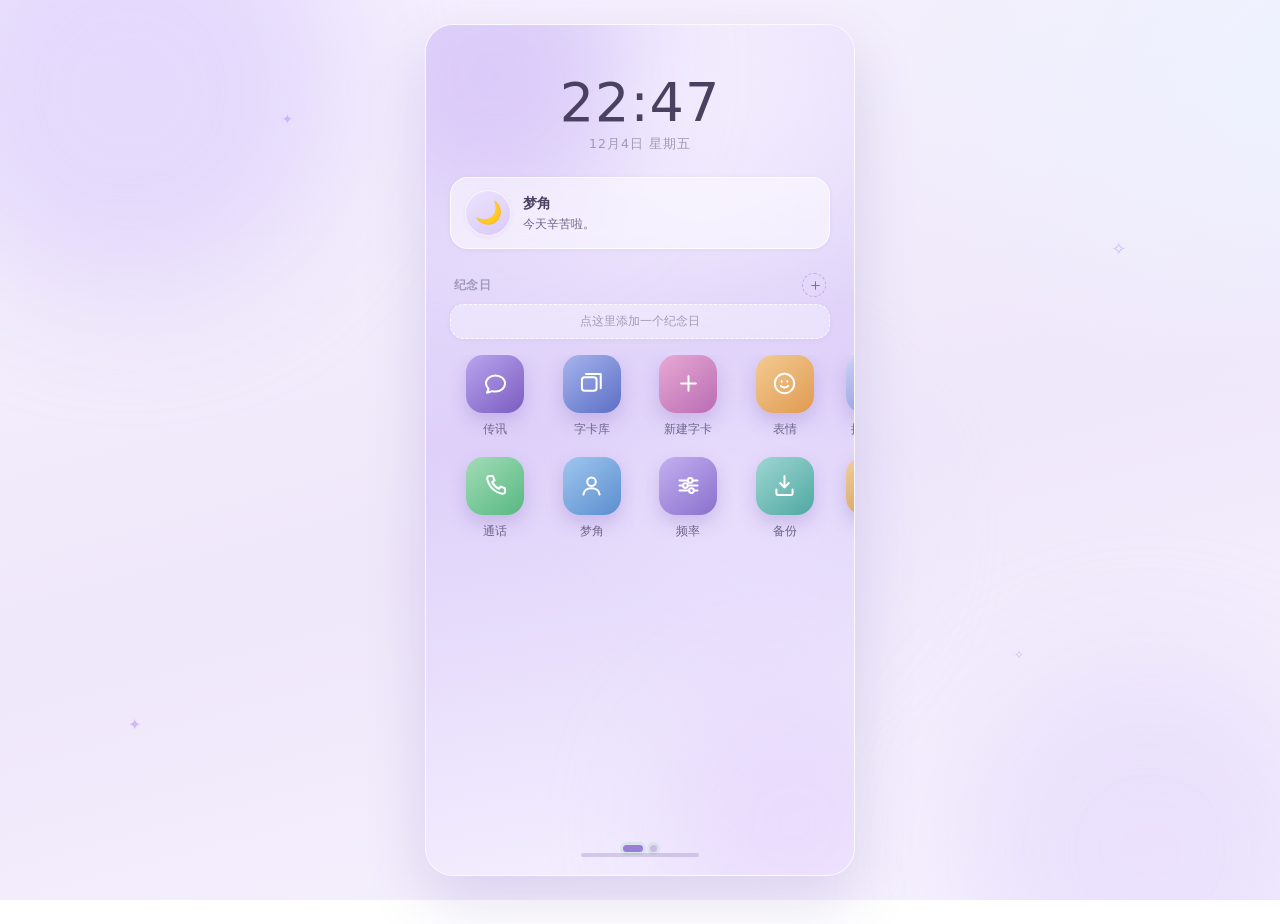
<file: index.html>
<!DOCTYPE html>
<html lang="zh-CN">
<head>
  <meta charset="UTF-8" />
  <meta name="viewport" content="width=device-width, initial-scale=1, viewport-fit=cover" />
  <meta name="theme-color" content="#f1eafb" />
  <meta name="mobile-web-app-capable" content="yes" />
  <meta name="apple-mobile-web-app-capable" content="yes" />
  <meta name="apple-mobile-web-app-status-bar-style" content="default" />
  <meta name="apple-mobile-web-app-title" content="字卡传讯" />
  <title>字卡传讯 · 与梦角对话</title>
  <meta name="description" content="一对一字卡传讯：写下想说的话，梦角会从你的字卡库中随机抽一张卡回应你。" />
  <link rel="icon" href="data:image/svg+xml,%3Csvg xmlns='http://www.w3.org/2000/svg' viewBox='0 0 100 100'%3E%3Ctext y='.9em' font-size='88'%3E%F0%9F%92%9C%3C/text%3E%3C/svg%3E" />
  <link rel="stylesheet" href="css/style.css" />
</head>
<body data-view="home">
  <!-- ==================== 主页（手机主屏样式） ==================== -->
  <div class="home" id="homeScreen">
    <div class="home-scene">
      <span class="home-blob hb1"></span>
      <span class="home-blob hb2"></span>
      <span class="home-blob hb3"></span>
      <div class="home-stars" id="homeStars"></div>

      <div class="home-top">
        <div class="home-clock" id="homeClock">00:00</div>
        <div class="home-date" id="homeDate">10月12日 星期一</div>
      </div>

      <div class="home-greet">
        <div class="avatar avatar-md" id="homeAvatar">🌙</div>
        <div class="home-greet-text">
          <div class="home-greet-name" id="homeName">梦角</div>
          <div class="home-greet-line" id="homeGreet">今天也来找我说话吧。</div>
        </div>
      </div>

      <div class="home-anni" id="homeAnni">
        <div class="anni-head">
          <span class="anni-head-title">纪念日</span>
          <span class="anni-head-more" id="anniMore"></span>
          <button class="anni-add" id="anniAddBtn" type="button" title="添加纪念日" aria-label="添加纪念日">
            <svg viewBox="0 0 24 24" aria-hidden="true"><path d="M12 5v14M5 12h14"/></svg>
          </button>
        </div>
        <div class="anni-lines" id="anniLines"></div>
      </div>

      <div class="home-pages" id="homePages"></div>

      <div class="home-editbar" id="homeEditBar" hidden>
        <span class="home-edit-tip">拖动排序 · 点 ✕ 收起</span>
        <button class="home-edit-btn" id="homeRestoreBtn" type="button">恢复隐藏</button>
        <button class="home-edit-btn primary" id="homeEditDone" type="button">完成</button>
      </div>

      <div class="home-foot">
        <div class="home-dots" id="homeDots"></div>
        <span class="home-home-bar"></span>
      </div>
    </div>
  </div>

  <!-- 背景装饰 -->
  <div class="backdrop" aria-hidden="true">
    <span class="blob b1"></span>
    <span class="blob b2"></span>
    <span class="blob b3"></span>
    <span class="twinkle t1">✦</span>
    <span class="twinkle t2">✧</span>
    <span class="twinkle t3">✦</span>
    <span class="twinkle t4">✧</span>
    <span class="twinkle t5">✦</span>
  </div>

  <!-- ==================== 页面：字卡库 ==================== -->
  <div class="sub-page" id="cardsPage">
    <div class="sp-scene">
      <header class="sp-head">
        <button class="icon-btn sp-back" type="button" data-back aria-label="返回主页" title="返回主页">
          <svg viewBox="0 0 24 24" aria-hidden="true"><path d="M14.5 5 8 12l6.5 7"/></svg>
        </button>
        <h1>字卡库</h1>
        <span class="sp-count count-badge" id="cardCount">0 张</span>
      </header>

      <div class="sp-body">
        <section class="profile" id="profileCard">
          <div class="avatar avatar-md" id="profileAvatar" title="双击拍拍梦角">🌙</div>
          <div class="profile-info">
            <div class="profile-name" id="profileName">梦角</div>
            <div class="profile-sign" id="profileSign">在梦的另一端等你</div>
          </div>
          <button class="icon-btn" id="editProfileBtn" type="button" aria-label="编辑梦角资料">
            <svg viewBox="0 0 24 24" aria-hidden="true"><path d="M4 20h4L19 9l-4-4L4 16v4z"/><path d="M13.5 6.5l4 4"/></svg>
          </button>
        </section>

        <div class="toolbar">
          <button class="btn btn-primary btn-block" id="addCardBtn" type="button">
            <svg viewBox="0 0 24 24" aria-hidden="true"><path d="M12 5v14M5 12h14"/></svg>
            新增字卡
          </button>
          <div class="toolbar-row">
            <button class="btn btn-ghost" id="bulkBtn" type="button">批量导入</button>
            <button class="btn btn-ghost" id="importFileBtn" type="button" title="从 .txt / .json 文件导入字卡，可一次选多个">导入文件</button>
            <button class="btn btn-ghost" id="importBtn" type="button">导入备份</button>
            <button class="btn btn-ghost" id="exportBtn" type="button">导出备份</button>
          </div>
        </div>

        <div class="search">
          <svg viewBox="0 0 24 24" aria-hidden="true"><circle cx="11" cy="11" r="6"/><path d="M20 20l-3.6-3.6"/></svg>
          <input id="searchInput" type="search" placeholder="搜索字卡内容或标签…" autocomplete="off" />
        </div>

        <div class="group-bar">
          <div class="seg seg-sm" id="cardsViewSeg">
            <button type="button" data-mode="list">列表</button>
            <button type="button" data-mode="group">分组</button>
          </div>
          <button class="link-btn" id="groupToggleAllBtn" type="button">全部收起</button>
        </div>

        <div class="card-list" id="cardList"><!-- JS 渲染 --></div>

        <div class="sidebar-foot">
          <span id="footHint">双击卡片可快速编辑</span>
          <span class="foot-actions">
            <button class="link-btn" id="dedupeCardsBtn" type="button" title="内容完全一样的卡只保留一张">清理重复</button>
            <button class="link-danger" id="clearCardsBtn" type="button">清空字卡库</button>
          </span>
        </div>
      </div>
    </div>
  </div>

  <!-- ==================== 页面：写信 ==================== -->
  <div class="sub-page" id="writePage">
    <div class="sp-scene">
      <header class="sp-head">
        <button class="icon-btn sp-back" type="button" data-back aria-label="返回主页" title="返回主页">
          <svg viewBox="0 0 24 24" aria-hidden="true"><path d="M14.5 5 8 12l6.5 7"/></svg>
        </button>
        <h1>给梦角写信</h1>
        <span class="sp-count" id="letterCount">0 字</span>
      </header>

      <div class="sp-body">
        <label class="field">
          <span class="field-label">标题 <em>（选填）</em></span>
          <input id="letterSubject" type="text" maxlength="20" placeholder="例如：今天的天气" />
        </label>
        <label class="field">
          <span class="field-label">正文</span>
          <textarea id="letterBody" rows="10" placeholder="慢慢写，不着急。写多长都可以。"></textarea>
        </label>
        <label class="field">
          <span class="field-label">信纸</span>
          <div class="paper-picker" id="paperPicker"></div>
        </label>
        <span class="field-tip">
          寄出后梦角会挑几张字卡，认认真真回你一封，还会引用你信里的句子。
        </span>
      </div>

      <footer class="sp-foot">
        <button class="btn btn-ghost" type="button" data-back>取消</button>
        <button class="btn btn-primary" type="button" id="letterSendBtn">寄出</button>
      </footer>
    </div>
  </div>

  <!-- ==================== 页面：信箱 ==================== -->
  <div class="sub-page" id="mailPage">
    <div class="sp-scene">
      <header class="sp-head">
        <button class="icon-btn sp-back" type="button" data-back aria-label="返回主页" title="返回主页">
          <svg viewBox="0 0 24 24" aria-hidden="true"><path d="M14.5 5 8 12l6.5 7"/></svg>
        </button>
        <h1>信箱</h1>
        <span class="sp-count" id="mailCount">共 0 封</span>
      </header>

      <div class="sp-body">
        <div class="mail-actions">
          <button class="btn btn-primary btn-sm" type="button" id="mailWriteBtn">写一封</button>
          <button class="btn btn-ghost btn-sm" type="button" id="mailAskBtn">让梦角写给我</button>
        </div>
        <div class="mail-list" id="mailList"></div>
      </div>
    </div>
  </div>

  <div class="app">

    <!-- ==================== 主区：聊天 ==================== -->
    <main class="chat">
      <header class="chat-head">
        <button class="icon-btn" id="homeBtn" type="button" aria-label="返回主页" title="返回主页">
          <svg viewBox="0 0 24 24" aria-hidden="true"><path d="M3.6 10.8 12 4l8.4 6.8"/><path d="M6.2 10.2V19.5h11.6V10.2"/><path d="M10 19.5v-5h4v5"/></svg>
        </button>

        <div class="chat-peer">
          <div class="avatar avatar-sm" id="peerAvatar" title="双击拍拍梦角">🌙</div>
          <div class="peer-text">
            <div class="peer-name" id="peerName">梦角</div>
            <button class="peer-status" id="statusBtn" type="button" data-status="online" data-mode="auto" aria-haspopup="true" aria-expanded="false" title="设置梦角状态">
              <span class="dot"></span>
              <span id="peerStatus">在线</span>
              <span class="status-hint" id="statusHint"></span>
              <svg class="status-caret" viewBox="0 0 24 24" aria-hidden="true"><path d="M7 10l5 5 5-5"/></svg>
            </button>
          </div>

          <div class="status-menu" id="statusMenu" hidden>
            <button type="button" data-status="auto">
              <span class="dot"></span>
              <span class="sm-text"><b>自动</b><em>让梦角自己决定</em></span>
              <svg class="sm-check" viewBox="0 0 24 24" aria-hidden="true"><path d="M5 12.5l4.5 4.5L19 7.5"/></svg>
            </button>
            <button type="button" data-status="online">
              <span class="dot"></span>
              <span class="sm-text"><b>在线</b><em>随时都在，抽卡给你</em></span>
              <svg class="sm-check" viewBox="0 0 24 24" aria-hidden="true"><path d="M5 12.5l4.5 4.5L19 7.5"/></svg>
            </button>
            <button type="button" data-status="busy">
              <span class="dot"></span>
              <span class="sm-text"><b>在忙</b><em>手头有事，回得慢些</em></span>
              <svg class="sm-check" viewBox="0 0 24 24" aria-hidden="true"><path d="M5 12.5l4.5 4.5L19 7.5"/></svg>
            </button>
            <button type="button" data-status="offline">
              <span class="dot"></span>
              <span class="sm-text"><b>离线</b><em>不在，大概是睡了</em></span>
              <svg class="sm-check" viewBox="0 0 24 24" aria-hidden="true"><path d="M5 12.5l4.5 4.5L19 7.5"/></svg>
            </button>
          </div>
        </div>

        <div class="chat-head-actions">
          <button class="icon-btn" id="freqBtn" type="button" aria-label="梦角频率" title="梦角频率">
            <svg viewBox="0 0 24 24" aria-hidden="true"><path d="M4 7.5h7M16.5 7.5H20"/><path d="M4 12h3M11.5 12H20"/><path d="M4 16.5h8M17 16.5H20"/><circle cx="13.5" cy="7.5" r="2.1"/><circle cx="9.2" cy="12" r="2.1"/><circle cx="14.6" cy="16.5" r="2.1"/></svg>
          </button>
          <button class="icon-btn" id="callMenuBtn" type="button" aria-haspopup="true" aria-label="通话" title="通话">
            <svg viewBox="0 0 24 24" aria-hidden="true"><path d="M6.5 3.6h3.1l1.5 3.9-2.1 1.4a12.4 12.4 0 0 0 6.1 6.1l1.4-2.1 3.9 1.5v3.1a1.9 1.9 0 0 1-2.1 1.9A16.6 16.6 0 0 1 4.6 5.7a1.9 1.9 0 0 1 1.9-2.1z"/></svg>
          </button>
          <button class="icon-btn" id="clearChatBtn" type="button" aria-label="清空对话" title="清空对话">
            <svg viewBox="0 0 24 24" aria-hidden="true"><path d="M4 7h16"/><path d="M9 7V4.8h6V7"/><path d="M6 7l1 13h10l1-13"/><path d="M10 11v6M14 11v6"/></svg>
          </button>
        </div>
      </header>

      <!-- 拨号菜单 -->
      <div class="call-menu" id="callMenu" hidden>
        <button class="call-menu-item" type="button" data-call="voice">
          <span class="cmi-ic">
            <svg viewBox="0 0 24 24" aria-hidden="true"><path d="M6.5 3.6h3.1l1.5 3.9-2.1 1.4a12.4 12.4 0 0 0 6.1 6.1l1.4-2.1 3.9 1.5v3.1a1.9 1.9 0 0 1-2.1 1.9A16.6 16.6 0 0 1 4.6 5.7a1.9 1.9 0 0 1 1.9-2.1z"/></svg>
          </span>
          <span class="cmi-tx">
            <strong data-i18n="voiceCall">语音通话</strong>
            <em data-i18n="voiceDesc">安静地听梦角说话</em>
          </span>
        </button>
        <button class="call-menu-item video" type="button" data-call="video">
          <span class="cmi-ic">
            <svg viewBox="0 0 24 24" aria-hidden="true"><rect x="3" y="6" width="12.5" height="12" rx="2.6"/><path d="M15.5 10.6 21 7.4v9.2l-5.5-3.2z"/></svg>
          </span>
          <span class="cmi-tx">
            <strong data-i18n="videoCall">视频通话</strong>
            <em data-i18n="videoDesc">看看梦角现在的样子</em>
          </span>
        </button>

        <div class="call-menu-sep"></div>

        <div class="menu-block">
          <div class="menu-label" data-i18n="subtitleLang">字幕语言</div>
          <div class="seg" id="langSeg">
            <button type="button" data-lang="zh-Hans">简体</button>
            <button type="button" data-lang="zh-Hant">繁體</button>
            <button type="button" data-lang="en">English</button>
          </div>
        </div>

        <div class="call-menu-sep"></div>

        <label class="switch-row">
          <input type="checkbox" id="autoCallToggle" />
          <span data-i18n="autoCall">允许梦角主动来电</span>
        </label>

        <div class="call-menu-sep"></div>

        <div class="menu-block">
          <div class="menu-label" data-i18n="bgm">背景音乐</div>

          <label class="switch-row tight">
            <input type="checkbox" id="musicToggle" />
            <span data-i18n="bgmPlay">播放背景音乐</span>
          </label>

          <div class="volume-row">
            <span class="vol-label" data-i18n="vol">音量</span>
            <input type="range" id="musicVolume" min="0" max="100" step="1" value="70" aria-label="音量" />
          </div>

          <div class="seg seg-sm" id="musicSourceSeg">
            <button type="button" data-src="builtin" data-i18n="bgmBuiltin">内置生成</button>
            <button type="button" data-src="custom" data-i18n="bgmCustom">自己的文件</button>
          </div>

          <div class="menu-label sub" data-i18n="timbre">音色</div>
          <div class="seg seg-sm seg-2" id="musicTimbreSeg">
            <button type="button" data-timbre="noise" data-i18n="bgmNoise">氛围白噪音</button>
            <button type="button" data-timbre="rain" data-i18n="bgmRain">雨声</button>
            <button type="button" data-timbre="wind" data-i18n="bgmWind">风声</button>
            <button type="button" data-timbre="pad" data-i18n="bgmPad">柔和和声</button>
          </div>

          <div class="file-row">
            <button class="btn btn-ghost btn-sm" type="button" id="musicPickBtn" data-i18n="chooseFile">选择音乐文件</button>
            <button class="btn btn-ghost btn-sm" type="button" id="musicClearBtn" data-i18n="clearFile">清除</button>
          </div>
          <div class="file-name" id="musicFileName">未选择音乐文件</div>
        </div>

        <div class="call-menu-sep"></div>

        <button class="call-menu-item subtle" type="button" id="askCallBtn">
          <span class="cmi-ic soft">
            <svg viewBox="0 0 24 24" aria-hidden="true"><path d="M12 3.5v3M12 17.5v3M4.8 4.8l2.1 2.1M17.1 17.1l2.1 2.1M3.5 12h3M17.5 12h3M4.8 19.2l2.1-2.1M17.1 6.9l2.1-2.1"/></svg>
          </span>
          <span class="cmi-tx">
            <strong data-i18n="askCall">让梦角打给我</strong>
            <em data-i18n="askCallDesc">由梦角决定要不要打</em>
          </span>
        </button>
      </div>

      <div class="messages" id="messages">
        <div class="empty" id="emptyState">
          <div class="empty-stack">
            <span class="empty-card back"></span>
            <span class="empty-card mid"></span>
            <span class="empty-card front">💜</span>
          </div>
          <h3>给梦角写第一句话吧</h3>
          <p>你的每条消息，都会收到一张从字卡库里随机抽出的卡片。</p>
        </div>
      </div>

      <div class="composer-wrap">
        <!-- 表情面板 -->
        <div class="emoji-panel" id="emojiPanel" hidden>
          <div class="emoji-tabs">
            <button type="button" data-tab="face" class="active">黄脸</button>
            <button type="button" data-tab="kao">颜文字</button>
            <button type="button" data-tab="sticker">表情包</button>
          </div>
          <div class="emoji-body">
            <div class="emoji-pane" data-pane="face"></div>
            <div class="emoji-pane" data-pane="kao" hidden></div>
            <div class="emoji-pane" data-pane="sticker" hidden></div>
          </div>
        </div>

        <form class="composer" id="composer" autocomplete="off">
          <button type="button" class="icon-btn emoji-btn" id="emojiBtn" aria-label="表情" title="表情">
            <svg viewBox="0 0 24 24" aria-hidden="true"><circle cx="12" cy="12" r="8.6"/><path d="M8.7 14.1a4.3 4.3 0 0 0 6.6 0"/><path d="M9.5 9.9v.6"/><path d="M14.5 9.9v.6"/></svg>
          </button>
          <button type="button" class="icon-btn pat-btn" id="patBtn" aria-label="拍一拍" title="拍一拍">
            <svg viewBox="0 0 24 24" aria-hidden="true"><path d="M9 11.4V5.6a1.6 1.6 0 0 1 3.2 0v5.6"/><path d="M12.2 11.2V4.4a1.6 1.6 0 0 1 3.2 0v6.8"/><path d="M15.4 11.2V6.6a1.6 1.6 0 0 1 3.2 0v5.9c0 4.7-2.6 8.1-6.5 8.1-3 0-5.1-1.5-6.5-4.1l-1.5-2.9c-.5-1 .1-2.1 1.2-2.1.5 0 .9.2 1.2.6L9 15"/></svg>
          </button>
          <textarea id="input" rows="1" placeholder="跟梦角说点什么…" aria-label="输入消息"></textarea>
          <button type="submit" class="send-btn" id="sendBtn" aria-label="发送" title="发送">
            <svg viewBox="0 0 24 24" aria-hidden="true"><path d="M4 11.1 20.3 3.7l-3.9 16.6-3.7-6.2L4 11.1z"/><path d="M12.7 14.1 20.3 3.7"/></svg>
          </button>
        </form>
      </div>
      <div class="composer-hint">Enter 发送 · Shift + Enter 换行 · 点左边的按钮挑一句拍一拍</div>
    </main>
  </div>

  <!-- ==================== 弹窗：新增 / 编辑字卡 ==================== -->
  <div class="modal" id="cardModal" hidden>
    <div class="modal-scrim" data-close></div>
    <div class="modal-dialog" role="dialog" aria-modal="true" aria-labelledby="cardModalTitle">
      <header class="modal-head">
        <h2 id="cardModalTitle">新增字卡</h2>
        <button class="icon-btn" type="button" data-close aria-label="关闭">
          <svg viewBox="0 0 24 24" aria-hidden="true"><path d="M6 6l12 12M18 6L6 18"/></svg>
        </button>
      </header>
      <div class="modal-body">
        <label class="field">
          <span class="field-label">字卡内容</span>
          <textarea id="cardText" rows="4" placeholder="写下这张卡想说的话…"></textarea>
        </label>
        <label class="field">
          <span class="field-label">标签 <em>（选填，可以有多个）</em></span>
          <div class="tag-editor" id="tagEditor">
            <div class="tag-chips" id="cardTagChips"></div>
            <input id="cardTag" type="text" list="tagSuggestions" placeholder="输入标签后按回车" maxlength="12" />
          </div>
          <datalist id="tagSuggestions"></datalist>
        </label>
      </div>
      <footer class="modal-foot">
        <button class="btn btn-ghost" type="button" data-close>取消</button>
        <button class="btn btn-primary" type="button" id="cardSaveBtn">保存字卡</button>
      </footer>
    </div>
  </div>

  <!-- ==================== 弹窗：批量导入 ==================== -->
  <div class="modal" id="bulkModal" hidden>
    <div class="modal-scrim" data-close></div>
    <div class="modal-dialog modal-lg" role="dialog" aria-modal="true" aria-labelledby="bulkModalTitle">
      <header class="modal-head">
        <h2 id="bulkModalTitle">批量导入字卡</h2>
        <button class="icon-btn" type="button" data-close aria-label="关闭">
          <svg viewBox="0 0 24 24" aria-hidden="true"><path d="M6 6l12 12M18 6L6 18"/></svg>
        </button>
      </header>
      <div class="modal-body">
        <p class="hint-box">
          一行一张卡，支持三种写法：<br />
          <code>标签 | 字卡内容</code> · <code>【标签】字卡内容</code> · <code>字卡内容</code><br />
          以 <code>#</code> 或 <code>//</code> 开头的行会被忽略，方便你写注释。
        </p>
        <textarea id="bulkText" rows="12" placeholder="晚安 | 闭上眼睛之前，记得把眉头松开。&#10;鼓励 | 你已经做得很好了。&#10;今天也想见你。"></textarea>
        <label class="check-row">
          <input type="checkbox" id="bulkAppend" checked />
          <span>追加到现有字卡库（取消勾选则替换全部）</span>
        </label>
      </div>
      <footer class="modal-foot">
        <span class="foot-note" id="bulkCount">识别到 0 张</span>
        <button class="btn btn-ghost" type="button" data-close>取消</button>
        <button class="btn btn-primary" type="button" id="bulkSaveBtn">导入</button>
      </footer>
    </div>
  </div>

  <!-- ==================== 弹窗：梦角资料 ==================== -->
  <div class="modal" id="profileModal" hidden>
    <div class="modal-scrim" data-close></div>
    <div class="modal-dialog" role="dialog" aria-modal="true" aria-labelledby="profileModalTitle">
      <header class="modal-head">
        <h2 id="profileModalTitle">编辑梦角资料</h2>
        <button class="icon-btn" type="button" data-close aria-label="关闭">
          <svg viewBox="0 0 24 24" aria-hidden="true"><path d="M6 6l12 12M18 6L6 18"/></svg>
        </button>
      </header>
      <div class="modal-body">
        <label class="field">
          <span class="field-label">名字</span>
          <input id="profileNameInput" type="text" maxlength="16" placeholder="梦角" />
        </label>
        <label class="field">
          <span class="field-label">签名 / 状态</span>
          <input id="profileSignInput" type="text" maxlength="30" placeholder="在梦的另一端等你" />
        </label>
        <div class="field">
          <span class="field-label">我拍梦角 <em>（一行一条，每次随机抽一条）</em></span>
          <textarea id="profilePatMineInput" rows="2" placeholder="的肩膀"></textarea>
          <span class="field-tip">接在「你拍了拍梦角」后面，例如「的肩膀」→ 你拍了拍「梦角」的肩膀。</span>
        </div>
        <div class="field">
          <span class="field-label">梦角拍我 <em>（一行一条，每次随机抽一条）</em></span>
          <textarea id="profilePatTheirsInput" rows="2" placeholder="的肩膀"></textarea>
          <span class="field-tip">接在「梦角 拍了拍你」后面；两边都清空就不带后缀。</span>
        </div>
        <div class="field">
          <span class="field-label">头像</span>
          <div class="avatar-picker" id="avatarPicker"><!-- JS 渲染 --></div>
          <div class="avatar-upload">
            <label class="btn btn-ghost btn-sm">
              上传图片
              <input type="file" id="avatarFile" accept="image/*" hidden />
            </label>
            <button class="btn btn-ghost btn-sm" type="button" id="avatarClearBtn">移除图片</button>
            <span class="foot-note">图片会保存在本机浏览器里</span>
          </div>
        </div>
      </div>
      <footer class="modal-foot">
        <button class="btn btn-ghost" type="button" data-close>取消</button>
        <button class="btn btn-primary" type="button" id="profileSaveBtn">保存</button>
      </footer>
    </div>
  </div>

  <!-- ==================== 弹窗：梦角频率 ==================== -->
  <div class="modal" id="freqModal" hidden>
    <div class="modal-scrim" data-close></div>
    <div class="modal-dialog" role="dialog" aria-modal="true" aria-labelledby="freqModalTitle">
      <header class="modal-head">
        <h2 id="freqModalTitle">梦角频率</h2>
        <button class="icon-btn" type="button" data-close aria-label="关闭">
          <svg viewBox="0 0 24 24" aria-hidden="true"><path d="M6 6l12 12M18 6L6 18"/></svg>
        </button>
      </header>

      <div class="modal-body">
        <div class="field">
          <span class="field-label">回你消息的频率</span>
          <div class="seg seg-sm" id="replyRateSeg">
            <button type="button" data-rate="rare">很少</button>
            <button type="button" data-rate="half">一半</button>
            <button type="button" data-rate="often">经常</button>
            <button type="button" data-rate="always">每次必回</button>
          </div>
          <span class="field-tip">
            不是每次必回时，梦角有时会只留一个「已读」，不接话。
          </span>
        </div>

        <div class="field">
          <span class="field-label">回复前的间隔</span>
          <div class="seg seg-sm" id="replyDelaySeg">
            <button type="button" data-delay="fast">很快</button>
            <button type="button" data-delay="normal">正常</button>
            <button type="button" data-delay="slow">慢一些</button>
            <button type="button" data-delay="custom">自定义</button>
          </div>
          <div class="inline-num" id="replyDelayCustom" hidden>
            <span>大约等</span>
            <input type="number" id="replyDelaySec" min="0.1" max="10" step="0.1" />
            <span>秒后回复</span>
          </div>
          <span class="field-tip">
            你发完消息后，梦角"打字"的时间。很快 0.2～0.5 秒，正常 0.6～1.4 秒，慢一些 1.6～3.2 秒。
          </span>
        </div>

        <div class="field">
          <span class="field-label">回复时用表情的频率</span>
          <div class="seg seg-sm" id="exprRateSeg">
            <button type="button" data-rate="off">关闭</button>
            <button type="button" data-rate="less">偶尔</button>
            <button type="button" data-rate="often">经常</button>
            <button type="button" data-rate="half">一半一半</button>
          </div>
          <span class="field-tip">
            梦角会从「黄脸 / 颜文字 / 表情包」里随机挑一个回给你——包括内置的和你自己添加的。
          </span>
        </div>

        <div class="field">
          <span class="field-label">梦角主动拍你的频率</span>
          <div class="seg seg-sm" id="patRateSeg">
            <button type="button" data-rate="off">关闭</button>
            <button type="button" data-rate="less">偶尔</button>
            <button type="button" data-rate="often">经常</button>
            <button type="button" data-rate="half">一半一半</button>
          </div>
          <span class="field-tip">
            梦角会毫无理由地拍你一下，聊天里显示成「梦角 拍了拍你…」。
            设成「关闭」它就不会主动拍你，但你双击它头像时它仍然会回拍你。
          </span>
        </div>

        <div class="field">
          <span class="field-label">按当前时段优先抽卡</span>
          <div class="seg seg-sm" id="timeAwareSeg">
            <button type="button" data-on="1">开启</button>
            <button type="button" data-on="0">关闭</button>
          </div>
          <span class="field-tip">
            开启后，梦角会看时间挑卡：清晨偏向<span class="tip-tag">早晨 / 问候</span>，
            白天偏向<span class="tip-tag">日常 / 闲聊 / 食物 / 关心</span>，
            傍晚偏向<span class="tip-tag">加班 / 计划 / 旅行</span>，
            深夜偏向<span class="tip-tag">深夜 / 睡前 / 晚安 / 心情</span>。约 3/4 的概率优先，其余纯随机。
          </span>
        </div>

        <div class="field">
          <span class="field-label">主动打给你的频率</span>
          <div class="seg seg-sm" id="callRateSeg">
            <button type="button" data-rate="off">关闭</button>
            <button type="button" data-rate="rare">很少</button>
            <button type="button" data-rate="normal">偶尔</button>
            <button type="button" data-rate="often">经常</button>
            <button type="button" data-rate="custom">自定义</button>
          </div>
          <div class="inline-num stack" id="callRangeCustom" hidden>
            <div class="range-row">
              <span>最短</span>
              <input type="number" id="callRangeMin" min="0.5" max="720" step="0.5" />
              <span>分钟</span>
            </div>
            <div class="range-row">
              <span>最长</span>
              <input type="number" id="callRangeMax" min="0.5" max="720" step="0.5" />
              <span>分钟</span>
            </div>
          </div>
          <span class="field-tip">
            网站开着时梦角可能主动来电。预设：很少约 15～30 分钟，偶尔约 5～12 分钟，经常约 1.5～4 分钟；
            自定义时，实际间隔会在你填的「最短～最长」之间随机取。
          </span>
        </div>
      </div>

      <footer class="modal-foot">
        <button class="btn btn-ghost" type="button" id="freqResetBtn">恢复默认</button>
        <button class="btn btn-primary" type="button" id="freqSaveBtn">保存</button>
      </footer>
    </div>
  </div>

  <!-- ==================== 弹窗：备份与恢复 ==================== -->
  <div class="modal" id="backupModal" hidden>
    <div class="modal-scrim" data-close></div>
    <div class="modal-dialog" role="dialog" aria-modal="true" aria-labelledby="backupTitle">
      <header class="modal-head">
        <h2 id="backupTitle">导出备份</h2>
        <button class="icon-btn" type="button" data-close aria-label="关闭">
          <svg viewBox="0 0 24 24" aria-hidden="true"><path d="M6 6l12 12M18 6L6 18"/></svg>
        </button>
      </header>

      <div class="modal-body">
        <button class="backup-opt primary" type="button" id="backupFullBtn">
          <span class="bo-head">
            <span class="bo-title">完整备份</span>
            <span class="bo-badge">换设备用这个</span>
          </span>
          <span class="bo-desc">
            字卡、聊天记录、全部设置、你自己加的表情、导入的表情包图片、背景音乐——
            全都在<b>一个文件</b>里。在新设备上导入这一个文件，两边就完全一致。
          </span>
        </button>

        <button class="backup-opt" type="button" id="backupCardsBtn">
          <span class="bo-head"><span class="bo-title">只导出字卡库</span></span>
          <span class="bo-desc">轻量的纯文本备份，不含聊天记录和图片音乐，适合分享给别人。</span>
        </button>

        <div class="backup-auto">
          <div class="ba-head">
            <span class="ba-title">自动备份到文件</span>
            <span class="ba-state" id="autoBackupState">未开启</span>
          </div>
          <p class="field-tip" id="autoBackupTip">
            选定一个文件后，之后每次改动都会自动写进去（每 5 秒最多一次），不用再手动导出。
            把文件放在坚果云 / OneDrive / Dropbox 的同步目录里，手机装个客户端就能拿到最新备份。
          </p>
          <div class="ba-btns">
            <button class="btn btn-ghost btn-sm" type="button" id="autoBackupOnBtn">选择文件并开启</button>
            <button class="btn btn-ghost btn-sm" type="button" id="autoBackupNowBtn">立即备份一次</button>
            <button class="btn btn-ghost btn-sm" type="button" id="autoBackupOffBtn">关闭</button>
          </div>
        </div>
      </div>

      <footer class="modal-foot">
        <button class="btn btn-ghost" type="button" data-close>关闭</button>
      </footer>
    </div>
  </div>

  <!-- ==================== 弹窗：读信 ==================== -->
  <div class="modal" id="letterViewModal" hidden>
    <div class="modal-scrim" data-close></div>
    <div class="modal-dialog modal-lg" role="dialog" aria-modal="true" aria-labelledby="letterViewTitle">
      <header class="modal-head">
        <h2 id="letterViewTitle">一封信</h2>
        <button class="icon-btn" type="button" data-close aria-label="关闭">
          <svg viewBox="0 0 24 24" aria-hidden="true"><path d="M6 6l12 12M18 6L6 18"/></svg>
        </button>
      </header>
      <div class="modal-body">
        <div class="letter-paper" id="letterPaper"></div>
        <div class="letter-tools">
          <div class="paper-picker" id="letterViewPapers"></div>
          <div class="letter-export">
            <button class="btn btn-ghost btn-sm" type="button" id="letterTxtBtn">导出文字</button>
            <button class="btn btn-ghost btn-sm" type="button" id="letterImgBtn">导出图片</button>
          </div>
        </div>
      </div>
      <footer class="modal-foot">
        <button class="btn btn-ghost btn-sm" type="button" id="letterViewDelBtn">删除这封</button>
        <button class="btn btn-primary" type="button" data-close>收好</button>
      </footer>
    </div>
  </div>

  <!-- ==================== 页面：朋友圈 ==================== -->
  <div class="moments-page" id="momentsPage">
    <div class="mp-scene">
      <header class="mp-head">
        <button class="icon-btn" id="momentsBack" type="button" aria-label="返回主页" title="返回主页">
          <svg viewBox="0 0 24 24" aria-hidden="true"><path d="M14.5 5 8 12l6.5 7"/></svg>
        </button>
        <h1 id="momentsTitle">朋友圈</h1>
        <span class="mp-count" id="momentCount">共 0 条</span>
      </header>

      <div class="mp-body">
        <div class="moment-new">
          <textarea id="momentInput" rows="2" placeholder="这一刻的想法…"></textarea>
          <div class="moment-photo-preview" id="momentPhotoPreview" hidden></div>
          <div class="moment-new-bar">
            <button class="btn btn-ghost btn-sm" type="button" id="momentPhotoBtn">加图片</button>
            <span class="moment-photo-name" id="momentPhotoName"></span>
            <button class="btn btn-primary btn-sm" type="button" id="momentPostBtn">发表</button>
          </div>
        </div>

        <div class="moment-bar">
          <div class="moment-filter" id="momentFilter"></div>
          <button class="btn btn-ghost btn-sm" type="button" id="momentAskBtn">让梦角发一条</button>
        </div>

        <div class="moment-rate">
          <span class="moment-rate-text">梦角主动发动态<em id="momentRateHint"></em></span>
          <div class="seg seg-sm" id="momentRateSeg">
            <button type="button" data-rate="off" title="不会主动发">关闭</button>
            <button type="button" data-rate="less" title="20～55 分钟一条">偶尔</button>
            <button type="button" data-rate="often" title="8～25 分钟一条">经常</button>
            <button type="button" data-rate="half" title="3～10 分钟一条">频繁</button>
          </div>
        </div>

        <div class="moment-list" id="momentList"></div>
      </div>
    </div>
  </div>

  <!-- ==================== 弹窗：纪念日 ==================== -->
  <div class="modal" id="anniModal" hidden>
    <div class="modal-scrim" data-close></div>
    <div class="modal-dialog" role="dialog" aria-modal="true" aria-labelledby="anniTitle">
      <header class="modal-head">
        <h2 id="anniTitle">纪念日</h2>
        <button class="icon-btn" type="button" data-close aria-label="关闭">
          <svg viewBox="0 0 24 24" aria-hidden="true"><path d="M6 6l12 12M18 6L6 18"/></svg>
        </button>
      </header>

      <div class="modal-body">
        <div class="anni-list" id="anniList"></div>

        <div class="field">
          <span class="field-label" id="anniFormLabel">添加一个纪念日</span>
          <input id="anniNameInput" type="text" maxlength="12" placeholder="在一起 / 生日 / 第一次见面" />
        </div>
        <div class="field">
          <span class="field-label">日期</span>
          <input id="anniDate" type="date" />
        </div>
        <label class="check-row">
          <input type="checkbox" id="anniRepeat" />
          <span>每年重复（生日、周年这类）</span>
        </label>
        <span class="field-tip">
          只算一次的（比如"在一起"）会显示已经过去多少天；每年重复的会显示距离下一次还有多少天。
        </span>
      </div>

      <footer class="modal-foot">
        <button class="btn btn-ghost" type="button" id="anniCancelEditBtn" hidden>取消编辑</button>
        <button class="btn btn-primary" type="button" id="anniSaveBtn">添加</button>
      </footer>
    </div>
  </div>

  <!-- ==================== 弹窗：主页壁纸 ==================== -->
  <div class="modal" id="wallpaperModal" hidden>
    <div class="modal-scrim" data-close></div>
    <div class="modal-dialog modal-sm" role="dialog" aria-modal="true" aria-labelledby="wallpaperTitle">
      <header class="modal-head">
        <h2 id="wallpaperTitle">主页壁纸</h2>
        <button class="icon-btn" type="button" data-close aria-label="关闭">
          <svg viewBox="0 0 24 24" aria-hidden="true"><path d="M6 6l12 12M18 6L6 18"/></svg>
        </button>
      </header>
      <div class="modal-body">
        <div class="wp-grid" id="wallpaperGrid"></div>
        <div class="wp-custom">
          <button class="btn btn-ghost btn-sm" type="button" id="wallpaperPickBtn">上传自己的图片</button>
          <button class="btn btn-ghost btn-sm" type="button" id="wallpaperClearBtn">移除图片</button>
        </div>
        <span class="field-tip" id="wallpaperName">当前使用内置壁纸</span>
      </div>
      <footer class="modal-foot">
        <button class="btn btn-ghost" type="button" data-close>关闭</button>
      </footer>
    </div>
  </div>

  <!-- ==================== 弹窗：输入 ==================== -->
  <div class="modal" id="promptModal" hidden>
    <div class="modal-scrim" data-close></div>
    <div class="modal-dialog modal-sm" role="dialog" aria-modal="true" aria-labelledby="promptTitle">
      <div class="modal-body confirm-body">
        <h2 id="promptTitle">输入</h2>
        <p id="promptDesc"></p>
        <input id="promptInput" type="text" maxlength="20" />
      </div>
      <footer class="modal-foot">
        <button class="btn btn-ghost" type="button" data-close>取消</button>
        <button class="btn btn-primary" type="button" id="promptOkBtn">确定</button>
      </footer>
    </div>
  </div>

  <!-- ==================== 弹窗：确认 ==================== -->
  <!-- ==================== 弹窗：拍一拍 ==================== -->
  <div class="modal" id="patModal" hidden>
    <div class="modal-scrim" data-close></div>
    <div class="modal-dialog" role="dialog" aria-modal="true" aria-labelledby="patModalTitle">
      <header class="modal-head">
        <h2 id="patModalTitle">拍一拍</h2>
        <button class="icon-btn" type="button" data-close aria-label="关闭">
          <svg viewBox="0 0 24 24" aria-hidden="true"><path d="M6 6l12 12M18 6L6 18"/></svg>
        </button>
      </header>
      <div class="modal-body">
        <div class="field">
          <span class="field-label">挑一条发给梦角 <em>（点一下就发出去）</em></span>
          <div class="pat-picker" id="patPicker"><!-- JS 渲染 --></div>
        </div>
        <div class="field">
          <span class="field-label">想说的不在这里？自己写一条 <em>（会存进列表，梦角也会主动用）</em></span>
          <input id="patNewInput" type="text" maxlength="40" placeholder="的脸颊，轻轻亲一下" />
          <span class="field-tip" id="patPreview"></span>
        </div>
      </div>
      <footer class="modal-foot">
        <button class="link-btn" type="button" id="patToProfileBtn">改「梦角拍我」的内容</button>
        <button class="btn btn-ghost" type="button" data-close>取消</button>
        <button class="btn btn-primary" type="button" id="patSendBtn">加进去并发出</button>
      </footer>
    </div>
  </div>

  <div class="modal" id="confirmModal" hidden>
    <div class="modal-scrim" data-close></div>
    <div class="modal-dialog modal-sm" role="dialog" aria-modal="true" aria-labelledby="confirmTitle">
      <div class="modal-body confirm-body">
        <h2 id="confirmTitle">确认操作</h2>
        <p id="confirmDesc">确定吗？</p>
      </div>
      <footer class="modal-foot">
        <button class="btn btn-ghost" type="button" data-close>取消</button>
        <button class="btn btn-danger" type="button" id="confirmOkBtn">确定</button>
      </footer>
    </div>
  </div>

  <input type="file" id="jsonFile" accept=".json,application/json" hidden />
  <input type="file" id="cardFile" accept=".txt,.md,.csv,.json,text/plain,application/json" multiple hidden />
  <input type="file" id="musicFile" accept="audio/*" hidden />
  <input type="file" id="stickerFile" accept="image/*" multiple hidden />
  <input type="file" id="wallpaperFile" accept="image/*" hidden />
  <input type="file" id="momentPhotoFile" accept="image/*" multiple hidden />
  <div class="photo-view" id="photoView" hidden>
    <button class="photo-nav prev" type="button" id="photoPrev" aria-label="上一张">‹</button>
    <img alt="图片" id="photoViewImg" />
    <button class="photo-nav next" type="button" id="photoNext" aria-label="下一张">›</button>
    <span class="photo-counter" id="photoCounter"></span>
    <button class="photo-save" type="button" id="photoSave">保存图片</button>
  </div>

  <!-- ==================== 通话全屏界面 ==================== -->
  <div class="call-layer" id="callLayer" hidden data-state="idle" aria-live="polite">
    <div class="call-scene">
      <span class="call-blob cb1"></span>
      <span class="call-blob cb2"></span>
      <span class="call-blob cb3"></span>
      <div class="call-dots" id="callDots"></div>
      <div class="call-grain"></div>

      <div class="call-topbar">
        <span class="call-badge">
          <span id="callBadgeIcon"></span>
          <span id="callBadgeText">语音通话</span>
        </span>
        <span class="call-top-right">
          <button class="call-lang" id="callLangBtn" type="button" title="字幕语言 / Subtitle language">简</button>
          <span class="call-duration" id="callDuration">00:00</span>
        </span>
      </div>

      <div class="call-center">
        <div class="call-pulse">
          <span class="ring"></span>
          <span class="ring"></span>
          <span class="ring"></span>
          <div class="avatar avatar-xxl" id="callAvatar">🌙</div>
        </div>
        <h2 class="call-name" id="callName">梦角</h2>
        <p class="call-status" id="callStatus">正在呼叫…</p>
        <div class="call-eq">
          <i></i><i></i><i></i><i></i><i></i><i></i><i></i><i></i><i></i>
        </div>
      </div>

      <div class="call-caption" id="callCaption" hidden>
        <span class="caption-tag" id="captionTag"></span>
        <p class="caption-text" id="captionText"></p>
      </div>

      <div class="call-actions" id="callActions"></div>
    </div>
  </div>

  <div class="toast-wrap" id="toastWrap"></div>

  <script src="js/data.js"></script>
  <script src="js/store.js"></script>
  <script src="js/app.js"></script>
</body>
</html>
</file>
<file: css/style.css>
﻿/* =========================================================
   字卡传讯 · 淡紫色主题
   ========================================================= */

:root {
  --bg: #f6f3fd;
  --bg-2: #efe7fa;

  --panel: rgba(255, 255, 255, 0.72);
  --panel-solid: #ffffff;
  --panel-soft: #faf8ff;

  --line: rgba(140, 110, 200, 0.14);
  --line-strong: rgba(140, 110, 200, 0.26);

  --text: #4a4161;
  --text-2: #6e6689;
  --text-3: #a09ab8;

  --primary: #9a7dd6;
  --primary-2: #b8a3ea;
  --primary-soft: #ede6fb;
  --primary-deep: #7a5bbe;

  --danger: #d4708c;
  --danger-soft: #fdeef2;

  --bubble-user: linear-gradient(135deg, #b6a4ee 0%, #8f72cf 100%);

  --shadow-xs: 0 1px 4px rgba(122, 91, 190, 0.08);
  --shadow-sm: 0 3px 12px rgba(122, 91, 190, 0.09);
  --shadow: 0 10px 28px rgba(122, 91, 190, 0.13);
  --shadow-lg: 0 26px 60px rgba(105, 76, 172, 0.18);

  --radius-sm: 10px;
  --radius: 16px;
  --radius-lg: 22px;
  --radius-xl: 28px;

  --sidebar-w: 344px;
}

* { box-sizing: border-box; }

html, body { height: 100%; }

body {
  margin: 0;
  min-height: 100%;
  font-family: "PingFang SC", "HarmonyOS Sans SC", "Microsoft YaHei UI", "Microsoft YaHei",
               "Hiragino Sans GB", system-ui, -apple-system, "Segoe UI", sans-serif;
  font-size: 15px;
  line-height: 1.65;
  color: var(--text);
  background:
    radial-gradient(1200px 700px at 12% -10%, #f3ecff 0%, transparent 60%),
    radial-gradient(900px 600px at 105% 8%, #eef3ff 0%, transparent 55%),
    linear-gradient(165deg, var(--bg) 0%, var(--bg-2) 55%, #f7f4ff 100%);
  background-attachment: fixed;
  -webkit-font-smoothing: antialiased;
  text-rendering: optimizeLegibility;
}

svg {
  width: 18px;
  height: 18px;
  fill: none;
  stroke: currentColor;
  stroke-width: 1.7;
  stroke-linecap: round;
  stroke-linejoin: round;
  flex: none;
}

button { font: inherit; color: inherit; }
input, textarea { font: inherit; color: inherit; }

/* ---------------- 背景装饰 ---------------- */
.backdrop {
  position: fixed;
  inset: 0;
  z-index: 0;
  overflow: hidden;
  pointer-events: none;
}
.blob {
  position: absolute;
  border-radius: 50%;
  filter: blur(60px);
  opacity: 0.55;
}
.b1 { width: 420px; height: 420px; top: -120px; left: -80px; background: #d9c8fb; }
.b2 { width: 380px; height: 380px; bottom: -140px; right: -60px; background: #e2d4fb; }
.b3 { width: 300px; height: 300px; top: 42%; left: 46%; background: #e7e0ff; opacity: 0.45; }

.twinkle {
  position: absolute;
  color: #bfa8ef;
  opacity: 0.7;
  animation: twinkle 4.5s ease-in-out infinite;
}
.t1 { top: 12%; left: 22%; font-size: 14px; animation-delay: 0s; }
.t2 { top: 26%; right: 12%; font-size: 18px; animation-delay: 0.9s; }
.t3 { bottom: 18%; left: 10%; font-size: 16px; animation-delay: 1.8s; }
.t4 { bottom: 26%; right: 20%; font-size: 12px; animation-delay: 2.6s; }
.t5 { top: 62%; left: 52%; font-size: 13px; animation-delay: 3.4s; }

@keyframes twinkle {
  0%, 100% { opacity: 0.2; transform: scale(0.85); }
  50%      { opacity: 0.85; transform: scale(1.1); }
}

/* ---------------- 布局 ---------------- */
.app {
  display: none;
  position: relative;
  z-index: 1;
  width: min(880px, calc(100% - 40px));
  height: min(940px, calc(100dvh - 48px));
  margin: 24px auto;
  background: var(--panel);
  backdrop-filter: blur(20px) saturate(150%);
  -webkit-backdrop-filter: blur(20px) saturate(150%);
  border: 1px solid rgba(255, 255, 255, 0.66);
  border-radius: var(--radius-xl);
  box-shadow: var(--shadow-lg);
  overflow: hidden;
}

/* ---------------- 侧栏 ---------------- */
.sidebar {
  display: flex;
  flex-direction: column;
  min-height: 0;
  padding: 20px 16px 14px;
  background: linear-gradient(180deg, rgba(255,255,255,0.66), rgba(250,247,255,0.5));
  border-right: 1px solid var(--line);
}

.sidebar-head {
  display: flex;
  align-items: center;
  justify-content: space-between;
  gap: 10px;
  padding: 2px 6px 16px;
}
.brand { display: flex; align-items: center; gap: 11px; }
.brand-mark {
  display: grid;
  place-items: center;
  width: 38px; height: 38px;
  border-radius: 12px;
  color: #fff;
  background: linear-gradient(140deg, #b9a5ee, #8b6ccd);
  box-shadow: 0 6px 16px rgba(139, 108, 205, 0.32);
}
.brand-mark svg { width: 20px; height: 20px; stroke-width: 1.8; }
.brand-text h1 {
  margin: 0;
  font-size: 16px;
  font-weight: 700;
  letter-spacing: 0.4px;
}
.brand-text p {
  margin: 0;
  font-size: 11.5px;
  color: var(--text-3);
  letter-spacing: 0.3px;
}

/* 头像 */
.avatar {
  display: grid;
  place-items: center;
  border-radius: 50%;
  background: linear-gradient(150deg, #ece4fd, #d9c9f8);
  color: var(--primary-deep);
  font-size: 20px;
  overflow: hidden;
  user-select: none;
  flex: none;
  box-shadow: inset 0 0 0 1px rgba(255,255,255,0.7), var(--shadow-xs);
}
.avatar img { width: 100%; height: 100%; object-fit: cover; display: block; }
.avatar-md { width: 46px; height: 46px; font-size: 22px; }
.avatar-sm { width: 40px; height: 40px; font-size: 19px; }

/* 梦角资料卡 */
.profile {
  display: flex;
  align-items: center;
  gap: 12px;
  padding: 12px;
  margin-bottom: 14px;
  background: linear-gradient(135deg, rgba(255,255,255,0.95), rgba(245,240,255,0.85));
  border: 1px solid var(--line);
  border-radius: var(--radius);
  box-shadow: var(--shadow-xs);
}
.profile-info { flex: 1; min-width: 0; }
.profile-name {
  font-size: 15px;
  font-weight: 650;
  white-space: nowrap;
  overflow: hidden;
  text-overflow: ellipsis;
}
.profile-sign {
  font-size: 12px;
  color: var(--text-3);
  white-space: nowrap;
  overflow: hidden;
  text-overflow: ellipsis;
}

/* 按钮 */
.btn {
  display: inline-flex;
  align-items: center;
  justify-content: center;
  gap: 6px;
  padding: 9px 14px;
  border: 1px solid transparent;
  border-radius: 12px;
  font-size: 13.5px;
  font-weight: 600;
  cursor: pointer;
  transition: transform 0.14s ease, box-shadow 0.18s ease, background 0.18s ease, color 0.18s ease;
  white-space: nowrap;
}
.btn:active { transform: translateY(1px) scale(0.99); }
.btn svg { width: 16px; height: 16px; }
.btn-block { width: 100%; }
.btn-sm { padding: 6px 11px; font-size: 12.5px; border-radius: 10px; }

.btn-primary {
  color: #fff;
  background: linear-gradient(135deg, #ad96e8, #8465c7);
  box-shadow: 0 8px 20px rgba(132, 101, 199, 0.3);
}
.btn-primary:hover { box-shadow: 0 10px 26px rgba(132, 101, 199, 0.4); }

.btn-ghost {
  color: var(--primary-deep);
  background: rgba(255, 255, 255, 0.85);
  border-color: var(--line-strong);
  font-weight: 550;
}
.btn-ghost:hover { background: var(--primary-soft); border-color: var(--primary-2); }

.btn-danger {
  color: #fff;
  background: linear-gradient(135deg, #e08aa4, #cd6b8b);
  box-shadow: 0 8px 18px rgba(205, 107, 139, 0.28);
}

.icon-btn {
  display: grid;
  place-items: center;
  width: 34px; height: 34px;
  border: 1px solid transparent;
  border-radius: 11px;
  background: transparent;
  color: var(--text-3);
  cursor: pointer;
  transition: background 0.16s ease, color 0.16s ease, transform 0.14s ease;
  flex: none;
}
.icon-btn:hover {
  background: var(--primary-soft);
  color: var(--primary-deep);
}
.icon-btn:active { transform: scale(0.94); }

.toolbar { padding: 0 4px 12px; }
.toolbar-row {
  display: grid;
  grid-template-columns: repeat(2, 1fr);
  gap: 7px;
  margin-top: 8px;
}
.toolbar-row .btn { padding: 8px 4px; font-size: 12px; }

/* 搜索 */
.search {
  display: flex;
  align-items: center;
  gap: 8px;
  margin: 0 4px 12px;
  padding: 0 12px;
  height: 40px;
  background: rgba(255, 255, 255, 0.9);
  border: 1px solid var(--line);
  border-radius: 12px;
  color: var(--text-3);
  transition: border-color 0.18s ease, box-shadow 0.18s ease;
}
.search:focus-within {
  border-color: var(--primary-2);
  box-shadow: 0 0 0 3px rgba(154, 125, 214, 0.14);
}
.search svg { width: 16px; height: 16px; }
.search input {
  flex: 1;
  min-width: 0;
  border: none;
  outline: none;
  background: transparent;
  font-size: 13.5px;
  color: var(--text);
}
.search input::placeholder { color: var(--text-3); }
.search input::-webkit-search-cancel-button { filter: hue-rotate(240deg); opacity: .5; }

.card-list-head {
  display: flex;
  align-items: center;
  justify-content: space-between;
  padding: 0 8px 8px;
  font-size: 12px;
  font-weight: 600;
  letter-spacing: 0.5px;
  color: var(--text-3);
}
.count-badge {
  padding: 2px 9px;
  border-radius: 999px;
  background: var(--primary-soft);
  color: var(--primary-deep);
  font-size: 11.5px;
  font-weight: 650;
}

/* 字卡列表 */
.card-list {
  flex: 1;
  min-height: 0;
  overflow-y: auto;
  padding: 2px 4px 8px;
  display: flex;
  flex-direction: column;
  gap: 8px;
  scrollbar-width: thin;
  scrollbar-color: #d6c9f2 transparent;
}
.card-list::-webkit-scrollbar { width: 8px; }
.card-list::-webkit-scrollbar-thumb {
  background: #ddd0f6;
  border: 2px solid transparent;
  background-clip: content-box;
  border-radius: 99px;
}
.card-list::-webkit-scrollbar-thumb:hover { background: #c9b6ef; background-clip: content-box; }

.card-item {
  position: relative;
  padding: 11px 12px 11px 14px;
  background: rgba(255, 255, 255, 0.92);
  border: 1px solid var(--line);
  border-radius: var(--radius-sm);
  box-shadow: var(--shadow-xs);
  cursor: default;
  transition: border-color 0.16s ease, box-shadow 0.18s ease, transform 0.16s ease;
  animation: fadeUp 0.28s ease both;
}
.card-item::before {
  content: "";
  position: absolute;
  left: 0; top: 10px; bottom: 10px;
  width: 3px;
  border-radius: 0 4px 4px 0;
  background: linear-gradient(180deg, var(--primary-2), var(--primary));
  opacity: 0.55;
}
.card-item:hover {
  border-color: var(--primary-2);
  box-shadow: var(--shadow-sm);
  transform: translateY(-1px);
}
.card-item:hover::before { opacity: 1; }

.card-item-text {
  font-size: 13.5px;
  line-height: 1.6;
  color: var(--text);
  display: -webkit-box;
  -webkit-line-clamp: 3;
  -webkit-box-orient: vertical;
  overflow: hidden;
  word-break: break-word;
}
.card-item-foot {
  display: flex;
  align-items: center;
  justify-content: space-between;
  gap: 8px;
  margin-top: 8px;
}
.card-item-actions {
  display: flex;
  gap: 2px;
  opacity: 0;
  transition: opacity 0.16s ease;
}
.card-item:hover .card-item-actions,
.card-item:focus-within .card-item-actions { opacity: 1; }
.card-item-actions .icon-btn { width: 28px; height: 28px; }
.card-item-actions .icon-btn svg { width: 15px; height: 15px; }
.icon-btn.del:hover { background: var(--danger-soft); color: var(--danger); }

.tag {
  display: inline-flex;
  align-items: center;
  gap: 4px;
  padding: 2px 9px;
  border-radius: 999px;
  background: var(--primary-soft);
  color: var(--primary-deep);
  font-size: 11px;
  font-weight: 600;
  white-space: nowrap;
  max-width: 130px;
  overflow: hidden;
  text-overflow: ellipsis;
}
.tag.empty { background: transparent; padding: 0; }

.sidebar-foot {
  display: flex;
  align-items: center;
  justify-content: space-between;
  gap: 10px;
  padding: 10px 8px 2px;
  border-top: 1px solid var(--line);
  font-size: 11.5px;
  color: var(--text-3);
}
.foot-actions { display: flex; align-items: center; gap: 2px; flex: none; }
.link-danger {
  border: none;
  background: none;
  padding: 4px 6px;
  border-radius: 8px;
  color: var(--text-3);
  font-size: 11.5px;
  cursor: pointer;
  transition: color 0.16s ease, background 0.16s ease;
}
.link-danger:hover { color: var(--danger); background: var(--danger-soft); }

/* ---------------- 聊天区 ---------------- */
.chat {
  position: relative;
  display: flex;
  flex-direction: column;
  min-width: 0;
  min-height: 0;
  background:
    radial-gradient(700px 400px at 80% -10%, rgba(238, 231, 255, 0.7), transparent 60%),
    linear-gradient(180deg, rgba(255,255,255,0.5), rgba(252,250,255,0.35));
}

.chat-head {
  position: relative;
  z-index: 6;
  display: flex;
  align-items: center;
  gap: 12px;
  padding: 16px 22px;
  border-bottom: 1px solid var(--line);
  background: rgba(255, 255, 255, 0.55);
  backdrop-filter: blur(10px);
}
.chat-peer { position: relative; display: flex; align-items: center; gap: 11px; flex: 1; min-width: 0; }
.peer-text { min-width: 0; }
.peer-name {
  font-size: 15.5px;
  font-weight: 700;
  letter-spacing: 0.3px;
  white-space: nowrap;
  overflow: hidden;
  text-overflow: ellipsis;
}
.peer-status {
  display: flex;
  align-items: center;
  gap: 6px;
  max-width: 100%;
  margin-top: 1px;
  padding: 2px 7px 2px 5px;
  border: none;
  border-radius: 999px;
  background: none;
  font: inherit;
  font-size: 11.5px;
  color: var(--text-3);
  white-space: nowrap;
  overflow: hidden;
  text-overflow: ellipsis;
  cursor: pointer;
  transition: background 0.15s ease, color 0.15s ease;
}
.peer-status:hover { background: rgba(255, 255, 255, 0.8); }
.status-caret {
  width: 12px;
  height: 12px;
  flex: none;
  opacity: 0.55;
  fill: none;
  stroke: currentColor;
  stroke-width: 2;
  stroke-linecap: round;
  stroke-linejoin: round;
  transition: transform 0.16s ease;
}
.peer-status[aria-expanded="true"] .status-caret { transform: rotate(180deg); }

.dot {
  width: 6px; height: 6px;
  border-radius: 50%;
  background: #8ed6a8;
  box-shadow: 0 0 0 3px rgba(142, 214, 168, 0.22);
  flex: none;
}
/* 状态色：绿=在线，红=在忙，灰=离线 */
[data-status="online"] .dot { background: #46c46f; box-shadow: 0 0 0 3px rgba(70, 196, 111, 0.2); }
[data-status="busy"] .dot { background: #ef5a68; box-shadow: 0 0 0 3px rgba(239, 90, 104, 0.2); }
[data-status="offline"] .dot { background: #b7b1c4; box-shadow: 0 0 0 3px rgba(183, 177, 196, 0.22); }
.peer-status[data-status="online"] { color: #3d9e63; }
.peer-status[data-status="busy"] { color: #cf5461; }
.peer-status[data-status="offline"] { color: var(--text-3); }

/* 状态菜单（QQ 那种下拉） */
.status-menu {
  position: absolute;
  top: calc(100% + 4px);
  left: 0;
  z-index: 30;
  min-width: 200px;
  padding: 6px;
  border: 1px solid var(--line-strong);
  border-radius: 14px;
  background: #fff;
  box-shadow: 0 14px 34px rgba(64, 44, 104, 0.18);
}
.status-menu[hidden] { display: none; }
.status-menu button {
  display: flex;
  align-items: center;
  gap: 9px;
  width: 100%;
  padding: 8px 10px;
  border: none;
  border-radius: 10px;
  background: none;
  text-align: left;
  cursor: pointer;
  transition: background 0.14s ease;
}
.status-menu button:hover { background: var(--primary-soft); }
.status-menu .dot { width: 8px; height: 8px; }
.sm-text { flex: 1; min-width: 0; display: flex; flex-direction: column; gap: 1px; }
.sm-text b { font-size: 13px; font-weight: 650; color: var(--text); }
.sm-text em { font-style: normal; font-size: 10.5px; color: var(--text-3); }
.sm-check {
  width: 14px;
  height: 14px;
  flex: none;
  opacity: 0;
  fill: none;
  stroke: var(--primary-deep);
  stroke-width: 2;
  stroke-linecap: round;
  stroke-linejoin: round;
}
.status-menu button.active .sm-check { opacity: 1; }

.chat-head-actions { display: flex; align-items: center; gap: 8px; }

/* 消息区 */
.messages {
  flex: 1;
  min-height: 0;
  overflow-y: auto;
  padding: 24px 26px 10px;
  display: flex;
  flex-direction: column;
  gap: 16px;
  scroll-behavior: smooth;
  scrollbar-width: thin;
  scrollbar-color: #ddd0f6 transparent;
}
.messages::-webkit-scrollbar { width: 9px; }
.messages::-webkit-scrollbar-thumb {
  background: #ddd0f6;
  border: 3px solid transparent;
  background-clip: content-box;
  border-radius: 99px;
}

/* 消息 */
.msg {
  display: flex;
  gap: 10px;
  max-width: min(78%, 620px);
  animation: fadeUp 0.34s cubic-bezier(0.22, 1, 0.36, 1) both;
}
.msg.user { align-self: flex-end; flex-direction: row-reverse; }
.msg.dream { align-self: flex-start; }
.msg.pop { animation: pop 0.42s cubic-bezier(0.22, 1, 0.36, 1) both; }
.sys.pop { animation: pop 0.42s cubic-bezier(0.22, 1, 0.36, 1) both; }

.msg-stack { min-width: 0; display: flex; flex-direction: column; gap: 5px; }
.msg.user .msg-stack { align-items: flex-end; }

.bubble {
  position: relative;
  padding: 11px 15px;
  font-size: 14.5px;
  line-height: 1.72;
  border-radius: 18px;
  word-break: break-word;
  white-space: pre-wrap;
}
.msg.user .bubble {
  color: #fff;
  background: var(--bubble-user);
  border-bottom-right-radius: 6px;
  box-shadow: 0 10px 24px rgba(137, 106, 201, 0.3);
}
.msg.dream .bubble {
  color: var(--text);
  background: var(--panel-solid);
  border: 1px solid var(--line);
  border-bottom-left-radius: 6px;
  box-shadow: var(--shadow-sm);
}
.msg.dream .bubble.card-bubble {
  padding: 13px 16px 11px 17px;
  overflow: hidden;
}
.msg.dream .bubble.card-bubble::before {
  content: "";
  position: absolute;
  left: 0; top: 8px; bottom: 8px;
  width: 3px;
  border-radius: 0 4px 4px 0;
  background: linear-gradient(180deg, #c3b0f2, #9a7dd6);
}
.card-bubble .card-tag {
  display: inline-flex;
  align-items: center;
  gap: 4px;
  margin-bottom: 7px;
  padding: 2px 9px;
  border-radius: 999px;
  background: var(--primary-soft);
  color: var(--primary-deep);
  font-size: 10.5px;
  font-weight: 700;
  letter-spacing: 0.4px;
}
.card-bubble .card-tag::before {
  content: "";
  width: 5px; height: 5px;
  border-radius: 50%;
  background: var(--primary);
}

/* 梦角发来的纯表情 / 颜文字 */
.msg.dream .bubble.kind-emoji {
  padding: 2px 4px;
  background: transparent;
  border: none;
  box-shadow: none;
  font-size: 44px;
  line-height: 1.15;
}
.msg.dream .bubble.kind-kao {
  font-size: 14.5px;
  padding: 9px 15px;
}

/* 拍一拍 */
.pat-line {
  align-self: center;
  display: flex;
  align-items: center;
  gap: 6px;
  max-width: 84%;
  padding: 3px 10px;
  font-size: 11.5px;
  line-height: 1.7;
  color: var(--text-3);
  text-align: center;
  animation: fadeUp 0.3s ease both;
}
.pat-line.pop { animation: pop 0.42s cubic-bezier(0.22, 1, 0.36, 1) both; }
.pat-hand {
  font-size: 12.5px;
  transform: scaleX(-1);
  opacity: 0.75;
}
.pat-text { word-break: break-word; }

@keyframes patShake {
  0%, 100% { transform: rotate(0deg) scale(1); }
  15%      { transform: rotate(-10deg) scale(1.07); }
  35%      { transform: rotate(9deg) scale(1.07); }
  55%      { transform: rotate(-7deg) scale(1.04); }
  75%      { transform: rotate(4deg) scale(1.02); }
}
.avatar.shake { animation: patShake 0.68s ease both; }

@keyframes composerShake {
  0%, 100% { transform: translateX(0); }
  18%      { transform: translateX(-6px); }
  42%      { transform: translateX(6px); }
  66%      { transform: translateX(-4px); }
  86%      { transform: translateX(2px); }
}
.composer.shake { animation: composerShake 0.55s ease both; }

/* 可拍的头像给点提示 */
#peerAvatar,
#profileAvatar { cursor: pointer; transition: box-shadow 0.18s ease, transform 0.18s ease; }
#peerAvatar:hover,
#profileAvatar:hover {
  box-shadow: 0 0 0 6px rgba(184, 163, 234, 0.28), var(--shadow-xs);
}

.msg-meta {
  display: flex;
  align-items: center;
  gap: 8px;
  padding: 0 4px;
  font-size: 10.5px;
  color: var(--text-3);
}
.read-mark {
  padding: 1px 7px;
  border-radius: 999px;
  background: rgba(154, 125, 214, 0.12);
  color: var(--primary-deep);
  font-size: 10px;
  font-weight: 600;
  letter-spacing: 0.3px;
  animation: fadeUp 0.3s ease both;
}
.card-tools {
  display: flex;
  gap: 2px;
  opacity: 0;
  transition: opacity 0.18s ease;
}
.msg:hover .card-tools { opacity: 1; }
.mini-btn {
  display: inline-flex;
  align-items: center;
  gap: 4px;
  padding: 2px 8px;
  border: 1px solid var(--line);
  border-radius: 999px;
  background: rgba(255,255,255,0.9);
  color: var(--text-2);
  font-size: 10.5px;
  cursor: pointer;
  transition: all 0.16s ease;
}
.mini-btn:hover {
  color: var(--primary-deep);
  border-color: var(--primary-2);
  background: var(--primary-soft);
}
.mini-btn svg { width: 12px; height: 12px; }

/* 系统提示 */
.sys {
  align-self: center;
  max-width: 76%;
  padding: 8px 16px;
  border-radius: 999px;
  background: rgba(255, 255, 255, 0.8);
  border: 1px dashed var(--line-strong);
  color: var(--text-3);
  font-size: 12px;
  text-align: center;
  animation: fadeUp 0.3s ease both;
}

/* 正在输入 */
.typing-bubble {
  display: inline-flex;
  align-items: center;
  gap: 5px;
  padding: 12px 16px;
}
.typing-text {
  margin-right: 2px;
  font-size: 12.5px;
  color: var(--text-3);
  letter-spacing: 0.3px;
}
.typing-bubble i {
  width: 7px; height: 7px;
  border-radius: 50%;
  background: var(--primary-2);
  animation: blink 1.3s infinite ease-in-out;
}
.typing-bubble i:nth-of-type(2) { animation-delay: 0.18s; }
.typing-bubble i:nth-of-type(3) { animation-delay: 0.36s; }

/* 空状态 */
.empty {
  margin: auto;
  display: flex;
  flex-direction: column;
  align-items: center;
  text-align: center;
  gap: 6px;
  padding: 30px 20px 60px;
  animation: fadeUp 0.5s ease both;
}
.empty-stack {
  position: relative;
  width: 92px;
  height: 78px;
  margin-bottom: 16px;
}
.empty-card {
  position: absolute;
  inset: 0;
  display: grid;
  place-items: center;
  width: 74px;
  height: 56px;
  margin: auto;
  border-radius: 12px;
  background: #fff;
  border: 1px solid var(--line-strong);
  box-shadow: var(--shadow-sm);
  font-size: 22px;
}
.empty-card.back { transform: rotate(-13deg) translate(-13px, 6px); background: #f0e9fe; }
.empty-card.mid  { transform: rotate(8deg) translate(14px, 2px);  background: #f7f3ff; }
.empty-card.front { transform: rotate(-2deg) translateY(-6px); animation: float 4s ease-in-out infinite; }
.empty h3 {
  margin: 6px 0 2px;
  font-size: 16px;
  font-weight: 700;
}
.empty p {
  margin: 0;
  max-width: 320px;
  font-size: 13px;
  color: var(--text-3);
  line-height: 1.75;
}

/* 输入区 */
.composer-wrap {
  position: relative;
  margin: 6px 22px 4px;
}

.composer {
  display: flex;
  align-items: flex-end;
  gap: 8px;
  padding: 7px 8px 7px 8px;
  background: rgba(255, 255, 255, 0.95);
  border: 1px solid var(--line-strong);
  border-radius: 20px;
  box-shadow: var(--shadow-sm);
  transition: border-color 0.18s ease, box-shadow 0.18s ease;
}
.composer:focus-within {
  border-color: var(--primary-2);
  box-shadow: 0 0 0 4px rgba(154, 125, 214, 0.12), var(--shadow-sm);
}

.emoji-btn,
.pat-btn {
  width: 38px;
  height: 38px;
  border-radius: 12px;
  color: var(--text-3);
}
.emoji-btn svg,
.pat-btn svg { width: 21px; height: 21px; }
.emoji-btn.active,
.emoji-btn:hover,
.pat-btn:hover {
  background: var(--primary-soft);
  color: var(--primary-deep);
}
.pat-btn:active { transform: scale(0.9); }

/* 拍一拍弹窗里的「挑一条」列表 */
.pat-picker {
  display: flex;
  flex-direction: column;
  gap: 6px;
  max-height: 208px;
  overflow-y: auto;
  overscroll-behavior: contain;
  scrollbar-width: thin;
}
.pat-pick-item {
  display: block;
  width: 100%;
  padding: 9px 12px;
  border: 1px solid var(--line);
  border-radius: 12px;
  background: #fff;
  color: var(--text);
  font-size: 12.5px;
  line-height: 1.55;
  text-align: left;
  cursor: pointer;
  transition: border-color 0.15s ease, background 0.15s ease, transform 0.14s ease;
}
.pat-pick-item:hover {
  border-color: var(--primary-2);
  background: var(--primary-soft);
}
.pat-pick-item:active { transform: scale(0.99); }
.pat-empty {
  padding: 10px 2px;
  font-size: 12px;
  color: var(--text-3);
}
#patPreview {
  display: flex;
  flex-direction: column;
  gap: 3px;
  word-break: break-all;
}
#patPreview .pv-mine { color: var(--primary-deep); }
#patPreview .pv-theirs { color: var(--text-3); }
#patToProfileBtn { margin-right: auto; }

.composer textarea {
  flex: 1;
  min-width: 0;
  max-height: 150px;
  padding: 9px 0;
  border: none;
  outline: none;
  background: transparent;
  resize: none;
  font-size: 14.5px;
  line-height: 1.6;
  color: var(--text);
}
.composer textarea::placeholder { color: var(--text-3); }

.send-btn {
  display: grid;
  place-items: center;
  width: 42px; height: 42px;
  border: none;
  border-radius: 14px;
  color: #fff;
  background: linear-gradient(140deg, #b09aeb, #8266c5);
  box-shadow: 0 8px 20px rgba(130, 102, 197, 0.35);
  cursor: pointer;
  transition: transform 0.15s ease, box-shadow 0.2s ease, filter 0.2s ease;
  flex: none;
}
.send-btn:hover { filter: brightness(1.05); box-shadow: 0 10px 24px rgba(130, 102, 197, 0.45); }
.send-btn:active { transform: scale(0.93); }
.send-btn:disabled { opacity: 0.45; cursor: not-allowed; transform: none; }
.send-btn svg { width: 19px; height: 19px; stroke-width: 1.6; }
.send-btn svg path:first-child { fill: currentColor; }
.send-btn svg path:last-child { fill: none; }

.composer-hint {
  padding: 2px 26px 16px;
  font-size: 11px;
  color: var(--text-3);
  text-align: center;
}

/* 字卡分组视图 */
.group-bar {
  display: flex;
  align-items: center;
  justify-content: space-between;
  gap: 10px;
}
.group-bar .seg { flex: none; width: 150px; }
.link-btn {
  padding: 4px 8px;
  border: none;
  border-radius: 8px;
  background: none;
  color: var(--text-3);
  font-size: 11.5px;
  cursor: pointer;
  transition: color 0.15s ease, background 0.15s ease;
}
.link-btn:hover { color: var(--primary-deep); background: var(--primary-soft); }

.card-group { display: flex; flex-direction: column; gap: 8px; }

.card-group-head {
  position: sticky;
  top: -14px;
  z-index: 2;
  display: flex;
  align-items: center;
  gap: 8px;
  width: 100%;
  padding: 7px 10px;
  border: 1px solid var(--line);
  border-radius: 11px;
  background: rgba(246, 242, 254, 0.96);
  backdrop-filter: blur(8px);
  -webkit-backdrop-filter: blur(8px);
  color: var(--text-2);
  font-size: 12.5px;
  font-weight: 650;
  text-align: left;
  cursor: pointer;
  transition: border-color 0.15s ease, background 0.15s ease;
}
.card-group-head:hover { border-color: var(--primary-2); background: var(--primary-soft); }
.card-group-name {
  flex: 1;
  min-width: 0;
  white-space: nowrap;
  overflow: hidden;
  text-overflow: ellipsis;
}
.card-group-count { font-size: 11px; font-weight: 500; color: var(--text-3); flex: none; }
.card-group-chevron {
  flex: none;
  width: 16px;
  text-align: center;
  font-size: 13px;
  color: var(--text-3);
  transition: transform 0.2s ease;
  transform: rotate(90deg);
}
.card-group.collapsed .card-group-chevron { transform: rotate(0deg); }
.card-group-body { display: flex; flex-direction: column; gap: 8px; }
.card-group.collapsed .card-group-body { display: none; }

/* 字卡标签编辑（多标签 chip） */
.tag-editor {
  display: flex;
  flex-wrap: wrap;
  align-items: center;
  gap: 6px;
  padding: 7px 10px;
  border: 1px solid var(--line-strong);
  border-radius: 12px;
  background: #fff;
  transition: border-color 0.16s ease, box-shadow 0.16s ease;
}
.tag-editor:focus-within {
  border-color: var(--primary-2);
  box-shadow: 0 0 0 3px rgba(154, 125, 214, 0.13);
}
.tag-chips { display: contents; }
.tag-chip {
  display: inline-flex;
  align-items: center;
  gap: 4px;
  padding: 3px 5px 3px 10px;
  border-radius: 999px;
  background: var(--primary-soft);
  color: var(--primary-deep);
  font-size: 12px;
  font-weight: 600;
  animation: pop 0.22s ease both;
}
.tag-chip button {
  display: grid;
  place-items: center;
  width: 16px;
  height: 16px;
  border: none;
  border-radius: 50%;
  background: rgba(122, 91, 190, 0.16);
  color: var(--primary-deep);
  font-size: 11px;
  line-height: 1;
  cursor: pointer;
}
.tag-chip button:hover { background: var(--danger); color: #fff; }
.tag-editor input {
  flex: 1;
  min-width: 110px;
  padding: 4px 2px;
  border: none;
  outline: none;
  background: transparent;
  font-size: 13.5px;
}
.tag-editor input::placeholder { color: var(--text-3); }

/* 字卡条目上的多个标签 */
.tag-wrap { display: flex; flex-wrap: wrap; gap: 4px; min-width: 0; }

/* 分组标题上的重命名按钮 */
.card-group-edit {
  display: grid;
  place-items: center;
  width: 24px;
  height: 24px;
  flex: none;
  border: none;
  border-radius: 8px;
  background: transparent;
  color: var(--text-3);
  cursor: pointer;
  opacity: 0;
  transition: opacity 0.15s ease, background 0.15s ease, color 0.15s ease;
}
.card-group-edit svg { width: 14px; height: 14px; }
.card-group-head:hover .card-group-edit { opacity: 1; }
.card-group-edit:hover { background: #fff; color: var(--primary-deep); }

/* 拖动换组 */
.card-item.dragging { opacity: 0.5; }
.card-item.drop-target { box-shadow: 0 0 0 2px var(--primary-2); }
.card-group-head.drop-target { border-color: var(--primary); background: var(--primary-soft); }

/* 分组里的卡片可以拖 */
.card-group-body .card-item { cursor: grab; }

/* ---------------- 表情面板 ---------------- */
.emoji-panel {
  position: absolute;
  left: 0;
  right: 0;
  bottom: calc(100% + 8px);
  z-index: 25;
  display: flex;
  flex-direction: column;
  max-height: min(42vh, 330px);
  background: rgba(255, 255, 255, 0.97);
  border: 1px solid var(--line-strong);
  border-radius: 20px;
  box-shadow: var(--shadow-lg);
  backdrop-filter: blur(18px) saturate(150%);
  -webkit-backdrop-filter: blur(18px) saturate(150%);
  overflow: hidden;
  animation: panelIn 0.24s cubic-bezier(0.22, 1, 0.36, 1) both;
}
.emoji-panel[hidden] { display: none; }

@keyframes panelIn {
  from { opacity: 0; transform: translateY(12px) scale(0.985); }
  to   { opacity: 1; transform: translateY(0) scale(1); }
}

.emoji-tabs {
  display: flex;
  gap: 4px;
  padding: 8px 10px 6px;
  border-bottom: 1px solid var(--line);
  flex: none;
}
.emoji-tabs button {
  padding: 6px 14px;
  border: none;
  border-radius: 999px;
  background: transparent;
  color: var(--text-3);
  font-size: 12.5px;
  font-weight: 650;
  cursor: pointer;
  transition: background 0.15s ease, color 0.15s ease;
}
.emoji-tabs button:hover { color: var(--primary-deep); background: var(--primary-soft); }
.emoji-tabs button.active {
  color: #fff;
  background: linear-gradient(135deg, #ad96e8, #8465c7);
  box-shadow: 0 4px 12px rgba(132, 101, 199, 0.28);
}

.emoji-body { flex: 1; min-height: 0; overflow-y: auto; scrollbar-width: thin; scrollbar-color: #ddd0f6 transparent; }
.emoji-body::-webkit-scrollbar { width: 8px; }
.emoji-body::-webkit-scrollbar-thumb {
  background: #ddd0f6;
  border: 2px solid transparent;
  background-clip: content-box;
  border-radius: 99px;
}
.emoji-pane {
  display: flex;
  flex-direction: column;
  gap: 8px;
  padding: 12px 14px 14px;
}
.emoji-pane[hidden] { display: none; }

/* 分页标题，让三类表情各自的区域一目了然 */
.pane-head { display: flex; align-items: baseline; gap: 8px; flex-wrap: wrap; }
.pane-title { font-size: 12.5px; font-weight: 700; color: var(--text-2); }
.pane-hint { font-size: 11px; color: var(--text-3); }
.pane-sub {
  display: flex;
  align-items: center;
  gap: 8px;
  font-size: 11px;
  color: var(--text-3);
}
.pane-sub::after { content: ""; flex: 1; height: 1px; background: var(--line); }

/* 黄脸 emoji */
.tile-grid.face {
  display: grid;
  grid-template-columns: repeat(auto-fill, minmax(38px, 1fr));
  gap: 3px;
}
.emoji-cell {
  display: grid;
  place-items: center;
  height: 38px;
  border: none;
  border-radius: 10px;
  background: transparent;
  font-size: 23px;
  line-height: 1;
  cursor: pointer;
  transition: background 0.14s ease, transform 0.14s ease;
  font-family: "Segoe UI Emoji", "Apple Color Emoji", "Noto Color Emoji", sans-serif;
}
.emoji-cell:hover { background: var(--primary-soft); }
.emoji-cell:active { transform: scale(0.88); }

/* 颜文字 */
.tile-grid.kao {
  display: grid;
  grid-template-columns: repeat(auto-fill, minmax(132px, 1fr));
  gap: 5px;
}
.kao-cell {
  padding: 7px 9px;
  border: 1px solid var(--line);
  border-radius: 10px;
  background: #fff;
  color: var(--text-2);
  font-size: 12.5px;
  line-height: 1.35;
  text-align: center;
  cursor: pointer;
  overflow: hidden;
  white-space: nowrap;
  text-overflow: ellipsis;
  transition: all 0.15s ease;
}
.kao-cell:hover {
  color: var(--primary-deep);
  border-color: var(--primary-2);
  background: var(--primary-soft);
  transform: translateY(-1px);
}

/* 表情包 */
.tile-grid.sticker {
  display: grid;
  grid-template-columns: repeat(auto-fill, minmax(74px, 1fr));
  gap: 7px;
}
.sticker-cell {
  position: relative;
  display: grid;
  place-items: center;
  aspect-ratio: 1;
  padding: 5px;
  border: 1px solid var(--line);
  border-radius: 14px;
  background: linear-gradient(160deg, #fbf9ff, #f3edfd);
  cursor: pointer;
  overflow: hidden;
  transition: border-color 0.15s ease, transform 0.15s ease, box-shadow 0.15s ease;
}
.sticker-cell:hover {
  border-color: var(--primary-2);
  transform: translateY(-2px);
  box-shadow: var(--shadow-sm);
}
.sticker-cell:active { transform: scale(0.95); }
.sticker-cell > svg,
.sticker-cell > .sticker-img { width: 100%; height: 100%; display: block; }
.sticker-cell .sticker-img { object-fit: contain; }

.sticker-cell.add {
  display: flex;
  flex-direction: column;
  gap: 4px;
  color: var(--text-3);
  font-size: 10.5px;
  background: rgba(255, 255, 255, 0.7);
  border-style: dashed;
}
.sticker-cell.add svg { width: 20px; height: 20px; }
.sticker-cell.add:hover { color: var(--primary-deep); }

.sticker-del {
  position: absolute;
  top: 3px;
  right: 3px;
  width: 19px;
  height: 19px;
  display: grid;
  place-items: center;
  border: none;
  border-radius: 50%;
  background: rgba(74, 58, 110, 0.62);
  color: #fff;
  font-size: 13px;
  line-height: 1;
  cursor: pointer;
  opacity: 0;
  transition: opacity 0.15s ease, background 0.15s ease;
}
.sticker-cell:hover .sticker-del { opacity: 1; }
.sticker-del:hover { background: var(--danger); }

/* 自定义条目的删除按钮（黄脸 / 颜文字） */
.cell-wrap { position: relative; display: block; }
.cell-wrap > .emoji-cell,
.cell-wrap > .kao-cell { width: 100%; }
.cell-del {
  position: absolute;
  top: -3px;
  right: -3px;
  width: 17px;
  height: 17px;
  display: grid;
  place-items: center;
  border: none;
  border-radius: 50%;
  background: rgba(74, 58, 110, 0.66);
  color: #fff;
  font-size: 12px;
  line-height: 1;
  cursor: pointer;
  opacity: 0;
  transition: opacity 0.15s ease, background 0.15s ease;
}
.cell-wrap:hover .cell-del { opacity: 1; }
.cell-del:hover { background: var(--danger); }

/* "＋" 添加格子 */
.emoji-cell.add-tile,
.kao-cell.add-tile {
  border: 1px dashed var(--line-strong);
  background: rgba(255, 255, 255, 0.6);
  color: var(--text-3);
  font-size: 17px;
  font-weight: 600;
}
.emoji-cell.add-tile:hover,
.kao-cell.add-tile:hover {
  color: var(--primary-deep);
  border-color: var(--primary-2);
  background: var(--primary-soft);
}

/* 每类底部的添加行 */
.emoji-add { display: flex; gap: 6px; }
.emoji-add-input {
  flex: 1;
  min-width: 0;
  padding: 7px 11px;
  border: 1px solid var(--line-strong);
  border-radius: 10px;
  background: #fff;
  font-size: 12.5px;
  outline: none;
  transition: border-color 0.16s ease, box-shadow 0.16s ease;
}
.emoji-add-input:focus {
  border-color: var(--primary-2);
  box-shadow: 0 0 0 3px rgba(154, 125, 214, 0.13);
}
.emoji-add-btn {
  flex: none;
  padding: 7px 15px;
  border: none;
  border-radius: 10px;
  color: #fff;
  font-size: 12.5px;
  font-weight: 650;
  background: linear-gradient(135deg, #ad96e8, #8465c7);
  box-shadow: 0 4px 12px rgba(132, 101, 199, 0.28);
  cursor: pointer;
  transition: transform 0.14s ease, box-shadow 0.18s ease;
}
.emoji-add-btn:hover { box-shadow: 0 6px 16px rgba(132, 101, 199, 0.38); }
.emoji-add-btn:active { transform: scale(0.96); }

/* 空提示 */
.pane-empty {
  padding: 10px 2px;
  font-size: 11.5px;
  color: var(--text-3);
}

/* ---------------- 消息里的表情 ---------------- */
.msg .bubble.sticker-bubble {
  background: transparent;
  border: none;
  box-shadow: none;
  padding: 0;
}
.msg .bubble.sticker-bubble .sticker {
  width: 132px;
  height: 132px;
  padding: 8px;
  border-radius: 18px;
  background: linear-gradient(160deg, #fbf9ff, #f1eafd);
  border: 1px solid var(--line);
  box-shadow: var(--shadow-sm);
}
.msg.user .bubble.sticker-bubble .sticker {
  background: linear-gradient(160deg, #f4eeff, #e9dffc);
  border-color: #ddd0f6;
}
.sticker { display: grid; place-items: center; }
.sticker > svg { width: 100%; height: 100%; display: block; }
.sticker-img { max-width: 100%; max-height: 100%; object-fit: contain; display: block; }
.sticker-missing {
  display: grid;
  place-items: center;
  width: 100%;
  height: 100%;
  padding: 8px;
  border-radius: 12px;
  border: 1px dashed var(--line-strong);
  color: var(--text-3);
  font-size: 10.5px;
  text-align: center;
}

/* ---------------- 弹窗 ---------------- */
.modal { position: fixed; inset: 0; z-index: 60; display: grid; place-items: center; }
.modal[hidden] { display: none; }
.modal-scrim {
  position: absolute;
  inset: 0;
  background: rgba(72, 55, 110, 0.28);
  backdrop-filter: blur(6px);
  animation: fade 0.2s ease both;
}
.modal-dialog {
  position: relative;
  width: min(460px, calc(100% - 32px));
  max-height: calc(100dvh - 48px);
  display: flex;
  flex-direction: column;
  background: linear-gradient(180deg, #ffffff, #fbf9ff);
  border: 1px solid rgba(255, 255, 255, 0.9);
  border-radius: var(--radius-lg);
  box-shadow: var(--shadow-lg);
  animation: dialogIn 0.28s cubic-bezier(0.22, 1, 0.36, 1) both;
  overflow: hidden;
}
.modal-lg { width: min(600px, calc(100% - 32px)); }
.modal-sm { width: min(380px, calc(100% - 32px)); }

.modal-head {
  display: flex;
  align-items: center;
  justify-content: space-between;
  gap: 12px;
  padding: 18px 20px 14px;
  border-bottom: 1px solid var(--line);
}
.modal-head h2 { margin: 0; font-size: 16px; font-weight: 700; }
.modal-body {
  padding: 18px 20px;
  overflow-y: auto;
  display: flex;
  flex-direction: column;
  gap: 16px;
}
.modal-foot {
  display: flex;
  align-items: center;
  justify-content: flex-end;
  gap: 8px;
  padding: 14px 20px 18px;
  border-top: 1px solid var(--line);
  background: rgba(250, 248, 255, 0.7);
}
.modal-foot .foot-note { margin-right: auto; font-size: 12px; color: var(--text-3); }

.field { display: flex; flex-direction: column; gap: 7px; }
.field-label { font-size: 12.5px; font-weight: 600; color: var(--text-2); }
.field-label em { font-style: normal; font-weight: 400; color: var(--text-3); }
.field-tip { font-size: 11.5px; line-height: 1.65; color: var(--text-3); }
.tip-tag {
  padding: 0 5px;
  border-radius: 6px;
  background: var(--primary-soft);
  color: var(--primary-deep);
  font-weight: 600;
}

/* 自定义间隔输入行 */
.inline-num {
  display: flex;
  align-items: center;
  gap: 8px;
  padding: 9px 13px;
  border-radius: 12px;
  background: var(--primary-soft);
  font-size: 12.5px;
  color: var(--text-2);
}
.inline-num[hidden] { display: none; }
.inline-num input {
  width: 78px;
  padding: 6px 9px;
  border: 1px solid var(--line-strong);
  border-radius: 9px;
  background: #fff;
  font-size: 13px;
  text-align: center;
  outline: none;
  transition: border-color 0.16s ease, box-shadow 0.16s ease;
}
.inline-num input:focus {
  border-color: var(--primary-2);
  box-shadow: 0 0 0 3px rgba(154, 125, 214, 0.13);
}

/* 最短～最长 两行输入 */
.inline-num.stack {
  flex-direction: column;
  align-items: stretch;
  gap: 7px;
  padding: 11px 13px;
}
.range-row {
  display: flex;
  align-items: center;
  gap: 8px;
  font-size: 12.5px;
  color: var(--text-2);
}
.range-row > span:first-child { width: 32px; flex: none; }
.range-row input {
  flex: 1;
  width: auto;
  min-width: 0;
  padding: 6px 9px;
  border: 1px solid var(--line-strong);
  border-radius: 9px;
  background: #fff;
  font-size: 13px;
  text-align: center;
  outline: none;
  transition: border-color 0.16s ease, box-shadow 0.16s ease;
}
.range-row input:focus {
  border-color: var(--primary-2);
  box-shadow: 0 0 0 3px rgba(154, 125, 214, 0.13);
}
.field input[type="text"],
.field textarea,
.modal-body > textarea {
  width: 100%;
  padding: 11px 13px;
  border: 1px solid var(--line-strong);
  border-radius: 12px;
  background: #fff;
  outline: none;
  font-size: 14px;
  line-height: 1.65;
  resize: vertical;
  transition: border-color 0.16s ease, box-shadow 0.16s ease;
}
.field input[type="text"]:focus,
.field textarea:focus,
.modal-body > textarea:focus {
  border-color: var(--primary-2);
  box-shadow: 0 0 0 3px rgba(154, 125, 214, 0.13);
}

.hint-box {
  margin: 0;
  padding: 12px 14px;
  border-radius: 12px;
  background: var(--primary-soft);
  color: var(--text-2);
  font-size: 12.5px;
  line-height: 1.9;
}
.hint-box code {
  padding: 1px 6px;
  border-radius: 6px;
  background: rgba(255,255,255,0.85);
  color: var(--primary-deep);
  font-family: ui-monospace, Consolas, monospace;
  font-size: 11.5px;
}
.check-row {
  display: flex;
  align-items: center;
  gap: 9px;
  font-size: 13px;
  color: var(--text-2);
  cursor: pointer;
}
.check-row input { width: 16px; height: 16px; accent-color: var(--primary); cursor: pointer; }

.avatar-picker {
  display: grid;
  grid-template-columns: repeat(8, 1fr);
  gap: 7px;
}
.avatar-pick {
  display: grid;
  place-items: center;
  aspect-ratio: 1;
  border: 1px solid var(--line);
  border-radius: 11px;
  background: #fff;
  font-size: 18px;
  cursor: pointer;
  transition: all 0.15s ease;
}
.avatar-pick:hover { border-color: var(--primary-2); background: var(--primary-soft); }
.avatar-pick.active {
  border-color: var(--primary);
  background: var(--primary-soft);
  box-shadow: 0 0 0 3px rgba(154, 125, 214, 0.16);
}
.avatar-upload { display: flex; align-items: center; gap: 8px; margin-top: 10px; flex-wrap: wrap; }
.avatar-upload .foot-note { font-size: 11.5px; color: var(--text-3); }

.confirm-body { gap: 8px; padding: 24px 22px 6px; }

/* ---------------- 备份面板 ---------------- */
.backup-opt {
  display: flex;
  flex-direction: column;
  gap: 6px;
  width: 100%;
  padding: 14px 16px;
  border: 1px solid var(--line-strong);
  border-radius: 16px;
  background: linear-gradient(160deg, #fdfbff, #f6f1fe);
  text-align: left;
  cursor: pointer;
  transition: border-color 0.16s ease, transform 0.16s ease, box-shadow 0.18s ease;
}
.backup-opt:hover {
  border-color: var(--primary-2);
  transform: translateY(-1px);
  box-shadow: var(--shadow-sm);
}
.backup-opt:active { transform: scale(0.99); }
.backup-opt.primary {
  border-color: var(--primary-2);
  background: linear-gradient(150deg, #f3ecff, #ebe1fd);
}
.bo-head { display: flex; align-items: center; gap: 8px; flex-wrap: wrap; }
.bo-title { font-size: 13.5px; font-weight: 700; color: var(--primary-deep); }
.bo-badge {
  padding: 2px 9px;
  border-radius: 999px;
  background: linear-gradient(135deg, #ad96e8, #8465c7);
  color: #fff;
  font-size: 10px;
  font-weight: 700;
}
.bo-desc { font-size: 11.5px; line-height: 1.7; color: var(--text-2); }
.bo-desc b { color: var(--primary-deep); }

.backup-auto {
  margin-top: 4px;
  padding: 13px 15px;
  border: 1px dashed var(--line-strong);
  border-radius: 16px;
  background: rgba(255, 255, 255, 0.6);
}
.ba-head {
  display: flex;
  align-items: center;
  justify-content: space-between;
  gap: 10px;
  margin-bottom: 6px;
}
.ba-title { font-size: 12.5px; font-weight: 700; color: var(--text-2); }
.ba-state {
  padding: 2px 9px;
  border-radius: 999px;
  background: rgba(140, 110, 200, 0.12);
  color: var(--text-3);
  font-size: 10.5px;
  font-weight: 650;
}
.ba-state.on { background: var(--primary-soft); color: var(--primary-deep); }
.ba-state.warn { background: var(--danger-soft); color: var(--danger); }
.ba-btns { display: flex; gap: 6px; flex-wrap: wrap; margin-top: 8px; }
.ba-btns .btn { flex: 1; min-width: 96px; }.confirm-body h2 { margin: 0; font-size: 16.5px; }
.confirm-body p { margin: 0; font-size: 13.5px; color: var(--text-2); line-height: 1.7; }
.confirm-body input {
  width: 100%;
  margin-top: 4px;
  padding: 10px 13px;
  border: 1px solid var(--line-strong);
  border-radius: 12px;
  background: #fff;
  font-size: 14px;
  outline: none;
  transition: border-color 0.16s ease, box-shadow 0.16s ease;
}
.confirm-body input:focus {
  border-color: var(--primary-2);
  box-shadow: 0 0 0 3px rgba(154, 125, 214, 0.13);
}

/* ---------------- Toast ---------------- */
.toast-wrap {
  position: fixed;
  left: 50%;
  bottom: 34px;
  transform: translateX(-50%);
  z-index: 90;
  display: flex;
  flex-direction: column;
  align-items: center;
  gap: 8px;
  pointer-events: none;
}
.toast {
  display: flex;
  align-items: center;
  gap: 8px;
  padding: 10px 18px;
  border-radius: 999px;
  background: rgba(74, 58, 110, 0.92);
  color: #fff;
  font-size: 13px;
  box-shadow: var(--shadow);
  animation: toastIn 0.28s cubic-bezier(0.22, 1, 0.36, 1) both;
  backdrop-filter: blur(8px);
}
.toast.out { animation: toastOut 0.24s ease forwards; }
.toast.ok { background: linear-gradient(135deg, #8f74cd, #6d51ab); }
.toast.warn { background: linear-gradient(135deg, #dc8fa6, #c2637f); }

/* ---------------- 滚动条 & 无障碍 ---------------- */
:focus-visible {
  outline: 2px solid var(--primary);
  outline-offset: 2px;
}

.only-mobile { display: none; }

/* ---------------- 动画 ---------------- */
@keyframes fadeUp {
  from { opacity: 0; transform: translateY(10px); }
  to   { opacity: 1; transform: translateY(0); }
}
@keyframes pop {
  0%   { opacity: 0; transform: translateY(10px) scale(0.96); }
  60%  { opacity: 1; transform: translateY(-2px) scale(1.012); }
  100% { opacity: 1; transform: translateY(0) scale(1); }
}
@keyframes fade { from { opacity: 0; } to { opacity: 1; } }
@keyframes dialogIn {
  from { opacity: 0; transform: translateY(14px) scale(0.97); }
  to   { opacity: 1; transform: translateY(0) scale(1); }
}
@keyframes toastIn {
  from { opacity: 0; transform: translateY(14px) scale(0.95); }
  to   { opacity: 1; transform: translateY(0) scale(1); }
}
@keyframes toastOut {
  to { opacity: 0; transform: translateY(8px) scale(0.96); }
}
@keyframes blink {
  0%, 60%, 100% { opacity: 0.25; transform: translateY(0); }
  30%           { opacity: 1;    transform: translateY(-3px); }
}
@keyframes float {
  0%, 100% { transform: rotate(-2deg) translateY(-6px); }
  50%      { transform: rotate(-2deg) translateY(-12px); }
}

/* ---------------- 响应式 ---------------- */
@media (max-width: 1080px) {
  :root { --sidebar-w: 300px; }
  .app { width: calc(100% - 24px); height: calc(100dvh - 24px); margin: 12px auto; }
}

@media (max-width: 820px) {
  body { font-size: 14.5px; }

  .app {
    width: 100%;
    height: 100dvh;
    margin: 0;
    border: none;
    border-radius: 0;
  }

  .chat { height: 100dvh; }
  .chat-head { padding: 14px 16px; }
  .messages { padding: 18px 16px 8px; }
  .msg { max-width: 88%; }
  .composer-wrap { margin: 4px 14px; }
  .composer-hint { padding-bottom: 12px; }
  .emoji-panel { max-height: min(46vh, 300px); }
  .tile-grid.kao { grid-template-columns: repeat(auto-fill, minmax(118px, 1fr)); }
  .avatar-picker { grid-template-columns: repeat(6, 1fr); }
}

@media (max-width: 420px) {
  .toolbar-row .btn { font-size: 11px; }
  .chat-peer .peer-status { max-width: 42vw; }
}

@media (prefers-reduced-motion: reduce) {
  *, *::before, *::after {
    animation-duration: 0.01ms !important;
    animation-iteration-count: 1 !important;
    transition-duration: 0.01ms !important;
    scroll-behavior: auto !important;
  }
}

/* =========================================================
   主页（手机主屏样式）
   ========================================================= */

.home {
  display: none;
  width: min(430px, calc(100% - 32px));
  height: min(880px, calc(100dvh - 48px));
  margin: 24px auto;
  border-radius: var(--radius-xl);
  border: 1px solid rgba(255, 255, 255, 0.66);
  box-shadow: var(--shadow-lg);
  overflow: hidden;
  position: relative;
  z-index: 1;
}


.home-scene {
  position: relative;
  display: flex;
  flex-direction: column;
  height: 100%;
  padding: 48px 24px 18px;
  overflow: hidden;
  background:
    radial-gradient(560px 420px at 50% 8%, #f6f1ff 0%, transparent 62%),
    linear-gradient(170deg, #ece3fd 0%, #ded0f9 46%, #f5f0ff 100%);
}

.home-blob {
  position: absolute;
  z-index: 0;
  border-radius: 50%;
  filter: blur(56px);
  opacity: 0.55;
  pointer-events: none;
}
.hb1 { width: 280px; height: 280px; top: -90px; left: -70px; background: #c8b1f5; }
.hb2 { width: 260px; height: 260px; bottom: -80px; right: -70px; background: #e2cffb; }
.hb3 { width: 200px; height: 200px; top: 42%; left: 46%; background: #efe6ff; opacity: 0.45; }

.home-stars { position: absolute; inset: 0; z-index: 0; overflow: hidden; pointer-events: none; }
.home-stars span {
  position: absolute;
  border-radius: 50%;
  background: #fff;
  opacity: 0;
  animation: dotFloat linear infinite;
}

/* 时钟 */
.home-top {
  position: relative;
  z-index: 2;
  text-align: center;
  margin-bottom: 22px;
}
.home-clock {
  font-size: 54px;
  font-weight: 200;
  letter-spacing: 1px;
  line-height: 1.1;
  color: var(--home-ink, var(--text));
  font-variant-numeric: tabular-nums;
}
.home-date {
  margin-top: 2px;
  font-size: 12.5px;
  letter-spacing: 1px;
  color: var(--home-ink-faint, var(--text-3));
}

/* 梦角问候卡 */
.home-greet {
  position: relative;
  z-index: 2;
  display: flex;
  align-items: center;
  gap: 12px;
  padding: 12px 14px;
  margin-bottom: 24px;
  border-radius: 18px;
  background: var(--home-card, rgba(255, 255, 255, 0.5));
  border: 1px solid var(--home-card-line, rgba(255, 255, 255, 0.8));
  box-shadow: var(--shadow-xs);
  backdrop-filter: blur(10px);
  -webkit-backdrop-filter: blur(10px);
}
.home-greet-text { min-width: 0; }
.home-greet-name {
  font-size: 14px;
  font-weight: 700;
  color: var(--home-ink, var(--text));
  white-space: nowrap;
  overflow: hidden;
  text-overflow: ellipsis;
}
.home-greet-line {
  font-size: 11.5px;
  line-height: 1.6;
  color: var(--home-ink-soft, var(--text-2));
  white-space: nowrap;
  overflow: hidden;
  text-overflow: ellipsis;
}

/* 应用分页 */
.home-pages {
  position: relative;
  z-index: 2;
  display: flex;
  flex: 1;
  min-height: 0;
  transition: transform 0.34s cubic-bezier(0.22, 1, 0.36, 1);
}
.home-page {
  flex: 0 0 100%;
  min-width: 100%;
  display: grid;
  grid-template-columns: repeat(4, 1fr);
  gap: 18px 10px;
  align-content: start;
  padding: 0 2px 6px;
  overflow-y: auto;
  overscroll-behavior: contain;
  -webkit-overflow-scrolling: touch;
}

.home-app {
  position: relative;
  display: flex;
  flex-direction: column;
  align-items: center;
  gap: 7px;
  padding: 0;
  border: none;
  background: none;
  cursor: pointer;
  -webkit-tap-highlight-color: transparent;
}
.home-app-icon {
  position: relative;
  display: grid;
  place-items: center;
  width: 58px;
  height: 58px;
  border-radius: 17px;
  color: #fff;
  box-shadow: 0 8px 18px rgba(120, 92, 180, 0.26);
  transition: transform 0.16s ease, box-shadow 0.18s ease;
}
.home-app-icon svg { width: 27px; height: 27px; stroke-width: 1.8; }
.home-app:hover .home-app-icon { transform: translateY(-3px); box-shadow: 0 12px 24px rgba(120, 92, 180, 0.34); }
.home-app:active .home-app-icon { transform: scale(0.9); }
.home-app-name {
  font-size: 11.5px;
  color: var(--home-ink-soft, var(--text-2));
  white-space: nowrap;
}

.home-badge {
  position: absolute;
  top: -4px;
  right: -4px;
  min-width: 19px;
  height: 19px;
  padding: 0 5px;
  display: grid;
  place-items: center;
  border-radius: 999px;
  background: #fff;
  color: var(--primary-deep);
  font-size: 10px;
  font-weight: 700;
  border: 1px solid rgba(255, 255, 255, 0.95);
  box-shadow: 0 2px 7px rgba(120, 92, 180, 0.28);
}

/* 编辑模式：抖动 + 删除角标 */
.home-app.jiggle { animation: appJiggle 0.52s ease-in-out infinite; }
.home-app.jiggle:nth-child(2n) { animation-delay: 0.09s; }
.home-app.jiggle:nth-child(3n) { animation-delay: 0.17s; }
.home-app.jiggle:nth-child(5n) { animation-delay: 0.05s; }
@keyframes appJiggle {
  0%, 100% { transform: rotate(-1.6deg); }
  50%      { transform: rotate(1.6deg); }
}
.home-app.dragging { opacity: 0.55; }
.home-app.dragging .home-app-icon { transform: scale(1.12); box-shadow: 0 16px 30px rgba(120, 92, 180, 0.4); }
.home-app.drop-target .home-app-icon { box-shadow: 0 0 0 3px #fff, 0 0 0 6px var(--primary-2); }

.home-app-del {
  position: absolute;
  top: -6px;
  left: -6px;
  z-index: 3;
  width: 21px;
  height: 21px;
  display: grid;
  place-items: center;
  border: none;
  border-radius: 50%;
  background: rgba(74, 58, 110, 0.86);
  color: #fff;
  font-size: 14px;
  line-height: 1;
  cursor: pointer;
  box-shadow: 0 2px 8px rgba(74, 58, 110, 0.3);
}
.home-app-del:hover { background: var(--danger); }

/* 页码点 */
.home-dots {
  display: flex;
  align-items: center;
  justify-content: center;
  gap: 7px;
  min-height: 10px;
}
.home-dots button {
  width: 7px;
  height: 7px;
  padding: 0;
  border: none;
  border-radius: 50%;
  background: rgba(106, 84, 150, 0.28);
  cursor: pointer;
  transition: all 0.2s ease;
}
.home-dots button.active {
  width: 20px;
  border-radius: 99px;
  background: var(--primary);
}
.home-dots.empty { visibility: hidden; }

/* 编辑栏 */
.home-editbar {
  position: absolute;
  z-index: 5;
  top: calc(14px + env(safe-area-inset-top, 0px));
  left: 16px;
  right: 16px;
  display: flex;
  align-items: center;
  gap: 8px;
}
.home-editbar[hidden] { display: none; }
.home-edit-tip {
  flex: 1;
  font-size: 11px;
  color: var(--home-ink-faint, var(--text-3));
}
.home-edit-btn {
  padding: 7px 14px;
  border: 1px solid rgba(255, 255, 255, 0.85);
  border-radius: 999px;
  background: rgba(255, 255, 255, 0.72);
  color: var(--primary-deep);
  font-size: 12px;
  font-weight: 650;
  cursor: pointer;
  backdrop-filter: blur(8px);
  -webkit-backdrop-filter: blur(8px);
  box-shadow: var(--shadow-xs);
  transition: transform 0.14s ease, background 0.16s ease;
}
.home-edit-btn:active { transform: scale(0.95); }
.home-edit-btn.primary {
  color: #fff;
  border-color: transparent;
  background: linear-gradient(135deg, #ad96e8, #8465c7);
}

/* 壁纸配色 */
.home-scene {
  --home-ink: var(--text);
  --home-ink-soft: var(--text-2);
  --home-ink-faint: var(--text-3);
  --home-card: rgba(255, 255, 255, 0.5);
  --home-card-line: rgba(255, 255, 255, 0.8);
}
#homeScreen[data-wallpaper="night"] .home-scene {
  background:
    radial-gradient(560px 420px at 50% 6%, rgba(150, 130, 220, 0.35) 0%, transparent 62%),
    linear-gradient(170deg, #2c2450 0%, #1d1838 52%, #2a2350 100%);
  --home-ink: #f4f0ff;
  --home-ink-soft: #d6cbf2;
  --home-ink-faint: #a99ccd;
  --home-card: rgba(255, 255, 255, 0.12);
  --home-card-line: rgba(255, 255, 255, 0.2);
}
#homeScreen[data-wallpaper="night"] .home-blob { opacity: 0.3; }
#homeScreen[data-wallpaper="night"] .home-home-bar { background: rgba(255, 255, 255, 0.3); }
#homeScreen[data-wallpaper="night"] .home-dots button { background: rgba(255, 255, 255, 0.28); }
#homeScreen[data-wallpaper="night"] .home-dots button.active { background: #fff; }

#homeScreen[data-wallpaper="sakura"] .home-scene {
  background:
    radial-gradient(560px 420px at 50% 8%, #fff4f8 0%, transparent 62%),
    linear-gradient(170deg, #fbe4ef 0%, #f6d3e4 46%, #fdf0f6 100%);
  --home-ink: #5c3b4d;
  --home-ink-soft: #8a6679;
  --home-ink-faint: #b091a1;
}
#homeScreen[data-wallpaper="mint"] .home-scene {
  background:
    radial-gradient(560px 420px at 50% 8%, #f0fbfa 0%, transparent 62%),
    linear-gradient(170deg, #d9f2ee 0%, #c3e8e6 46%, #eefaf8 100%);
  --home-ink: #2f4f4c;
  --home-ink-soft: #4f7370;
  --home-ink-faint: #7ba19d;
}
#homeScreen[data-wallpaper="dusk"] .home-scene {
  background:
    radial-gradient(560px 420px at 50% 6%, rgba(255, 190, 150, 0.45) 0%, transparent 60%),
    linear-gradient(170deg, #f7d4c0 0%, #e0a8c0 50%, #b48ac8 100%);
  --home-ink: #4a2f45;
  --home-ink-soft: #6d4a63;
  --home-ink-faint: #96728d;
}
#homeScreen[data-wallpaper="aurora"] .home-scene {
  background:
    radial-gradient(560px 420px at 30% 4%, rgba(120, 240, 220, 0.35) 0%, transparent 58%),
    radial-gradient(520px 400px at 78% 20%, rgba(170, 130, 255, 0.45) 0%, transparent 60%),
    linear-gradient(170deg, #21334a 0%, #26224a 52%, #1b2b40 100%);
  --home-ink: #eef7ff;
  --home-ink-soft: #c3d6ea;
  --home-ink-faint: #8fa6be;
  --home-card: rgba(255, 255, 255, 0.12);
  --home-card-line: rgba(255, 255, 255, 0.2);
}
#homeScreen[data-wallpaper="aurora"] .home-blob { opacity: 0.3; }
#homeScreen[data-wallpaper="aurora"] .home-home-bar { background: rgba(255, 255, 255, 0.3); }
#homeScreen[data-wallpaper="aurora"] .home-dots button { background: rgba(255, 255, 255, 0.28); }
#homeScreen[data-wallpaper="aurora"] .home-dots button.active { background: #fff; }

/* 自定义图片壁纸 */
.home-scene::after {
  content: "";
  position: absolute;
  inset: 0;
  z-index: 0;
  background-image: var(--home-photo, none);
  background-size: cover;
  background-position: center;
  opacity: 0;
  transition: opacity 0.3s ease;
  pointer-events: none;
}
#homeScreen[data-wallpaper="custom"] .home-scene::after { opacity: 1; }
#homeScreen[data-wallpaper="custom"] .home-scene > .home-blob { opacity: 0; }

/* ---------------- 写信 / 信箱 / 读信 ---------------- */
.mail-actions { display: flex; gap: 8px; flex-wrap: wrap; }
.mail-actions .btn { flex: 1; min-width: 120px; }

.mail-list { display: flex; flex-direction: column; gap: 8px; }

.mail-item {
  display: flex;
  align-items: flex-start;
  gap: 10px;
  padding: 11px 13px;
  border: 1px solid var(--line);
  border-radius: 14px;
  background: #fff;
  cursor: pointer;
  text-align: left;
  width: 100%;
  transition: border-color 0.16s ease, transform 0.16s ease, box-shadow 0.18s ease;
}
.mail-item:hover { border-color: var(--primary-2); transform: translateY(-1px); box-shadow: var(--shadow-sm); }
.mail-item.unread { border-color: var(--primary-2); background: linear-gradient(160deg, #fdfbff, #f6f1fe); }

.mail-avatar {
  display: grid;
  place-items: center;
  width: 34px;
  height: 34px;
  flex: none;
  border-radius: 11px;
  font-size: 16px;
  color: #fff;
  background: linear-gradient(140deg, #b9a5ee, #7b5cc0);
  box-shadow: 0 5px 12px rgba(123, 92, 192, 0.26);
}
.mail-item.mine .mail-avatar { background: linear-gradient(140deg, #f0c8a0, #d19a63); box-shadow: 0 5px 12px rgba(209, 154, 99, 0.26); }

.mail-body { flex: 1; min-width: 0; }
.mail-subject {
  display: flex;
  align-items: center;
  gap: 6px;
  font-size: 13px;
  font-weight: 650;
  white-space: nowrap;
  overflow: hidden;
  text-overflow: ellipsis;
}
.mail-dot {
  width: 6px;
  height: 6px;
  flex: none;
  border-radius: 50%;
  background: #d1789a;
}
.mail-snippet {
  margin-top: 2px;
  font-size: 11.5px;
  line-height: 1.55;
  color: var(--text-3);
  display: -webkit-box;
  -webkit-line-clamp: 2;
  -webkit-box-orient: vertical;
  overflow: hidden;
}
.mail-meta {
  flex: none;
  font-size: 10.5px;
  color: var(--text-3);
  white-space: nowrap;
  padding-top: 2px;
}
.mail-empty {
  padding: 26px 10px;
  text-align: center;
  font-size: 12.5px;
  color: var(--text-3);
  line-height: 1.8;
}

/* 信纸 */
.letter-paper {
  position: relative;
  padding: 26px 24px 24px 46px;
  border-radius: 14px;
  background: linear-gradient(180deg, #fffdf7, #fbf5e9);
  box-shadow: inset 0 0 0 1px rgba(184, 152, 108, 0.22);
  font-family: "Songti SC", "SimSun", "Noto Serif SC", "Source Han Serif SC", Georgia, serif;
  font-size: 14.5px;
  line-height: 2;
  color: #4d4033;
  white-space: pre-wrap;
  word-break: break-word;
}
.letter-paper::before {
  content: "";
  position: absolute;
  left: 31px;
  top: 16px;
  bottom: 16px;
  width: 1px;
  background: rgba(203, 124, 133, 0.35);
}

/* 信纸款式 */
.letter-paper[data-paper="ruled"] {
  background-color: #fffdf7;
  background-image: repeating-linear-gradient(to bottom, transparent 0 27px, rgba(150, 122, 200, 0.16) 27px 28px);
  box-shadow: inset 0 0 0 1px rgba(160, 140, 200, 0.24);
}
.letter-paper[data-paper="kraft"] {
  background: linear-gradient(180deg, #f3e3ca, #e9d4b4);
  box-shadow: inset 0 0 0 1px rgba(150, 110, 60, 0.26);
  color: #57432f;
}
.letter-paper[data-paper="kraft"] .letter-head { border-bottom-color: rgba(150, 110, 60, 0.3); }
.letter-paper[data-paper="kraft"] .letter-subject { color: #46341f; }
.letter-paper[data-paper="kraft"] .letter-date,
.letter-paper[data-paper="kraft"] .letter-sign { color: #8a6f4f; }
.letter-paper[data-paper="kraft"]::before { background: rgba(170, 120, 70, 0.34); }

.letter-paper[data-paper="sakura"] {
  background: linear-gradient(180deg, #fff8fb, #fdeaf3);
  box-shadow: inset 0 0 0 1px rgba(214, 150, 180, 0.3);
  color: #5a3d4b;
}
.letter-paper[data-paper="sakura"] .letter-head { border-bottom-color: rgba(214, 150, 180, 0.35); }
.letter-paper[data-paper="sakura"] .letter-subject { color: #4d3140; }
.letter-paper[data-paper="sakura"] .letter-date,
.letter-paper[data-paper="sakura"] .letter-sign { color: #a97e93; }
.letter-paper[data-paper="sakura"]::before { background: rgba(214, 130, 170, 0.36); }

.letter-paper[data-paper="night"] {
  background: linear-gradient(180deg, #2c2748, #211c37);
  box-shadow: inset 0 0 0 1px rgba(255, 255, 255, 0.13);
  color: #e9e2f8;
}
.letter-paper[data-paper="night"] .letter-head { border-bottom-color: rgba(255, 255, 255, 0.18); }
.letter-paper[data-paper="night"] .letter-subject { color: #f5f0ff; }
.letter-paper[data-paper="night"] .letter-date,
.letter-paper[data-paper="night"] .letter-sign { color: #b3a6d4; }
.letter-paper[data-paper="night"]::before { background: rgba(255, 255, 255, 0.22); }

/* ---------------- 子页面（字卡库 / 写信 / 信箱 / 朋友圈） ---------------- */
.sub-page,
.moments-page {
  display: none;
  width: min(460px, calc(100% - 32px));
  height: min(880px, calc(100dvh - 48px));
  margin: 24px auto;
  border-radius: var(--radius-xl);
  border: 1px solid rgba(255, 255, 255, 0.66);
  box-shadow: var(--shadow-lg);
  overflow: hidden;
  position: relative;
  z-index: 1;
  background: linear-gradient(180deg, #fdfbff, #f5f0fd);
}
body[data-view="cards"] #cardsPage,
body[data-view="write"] #writePage,
body[data-view="mail"] #mailPage,
body[data-view="moments"] #momentsPage { display: block; }

body[data-view="chat"] .app { display: block; }
body[data-view="home"] .home { display: block; }

.sp-scene { display: flex; flex-direction: column; height: 100%; min-height: 0; }

.sp-head {
  display: flex;
  align-items: center;
  gap: 10px;
  flex: none;
  padding: 14px 16px 12px;
  border-bottom: 1px solid var(--line);
  background: rgba(255, 255, 255, 0.62);
  backdrop-filter: blur(10px);
  -webkit-backdrop-filter: blur(10px);
}
.sp-head h1 { margin: 0; flex: 1; font-size: 16px; font-weight: 700; letter-spacing: 0.4px; }
.sp-count { font-size: 11.5px; color: var(--text-3); white-space: nowrap; }
.sp-head .count-badge { font-size: 11.5px; }

.sp-body {
  flex: 1;
  min-height: 0;
  overflow-y: auto;
  overscroll-behavior: contain;
  -webkit-overflow-scrolling: touch;
  display: flex;
  flex-direction: column;
  gap: 12px;
  padding: 14px 16px 20px;
  scrollbar-width: thin;
  scrollbar-color: #ddd0f6 transparent;
}
.sp-body::-webkit-scrollbar { width: 8px; }
.sp-body::-webkit-scrollbar-thumb {
  background: #ddd0f6;
  border: 2px solid transparent;
  background-clip: content-box;
  border-radius: 99px;
}
.sp-body .card-list { flex: none; overflow: visible; }
.sp-body .profile,
.sp-body .sidebar-foot { margin: 0; }

.sp-foot {
  display: flex;
  align-items: center;
  justify-content: flex-end;
  gap: 8px;
  flex: none;
  padding: 12px 16px calc(14px + env(safe-area-inset-bottom, 0px));
  border-top: 1px solid var(--line);
  background: rgba(250, 248, 255, 0.8);
}
.sp-foot .btn { min-width: 84px; }

@media (max-width: 820px) {
  .sub-page,
  .moments-page {
    width: 100%;
    height: 100dvh;
    margin: 0;
    border: none;
    border-radius: 0;
    box-shadow: none;
  }
  .sp-head,
  .mp-head {
    padding-top: calc(14px + env(safe-area-inset-top, 0px));
    padding-left: calc(14px + env(safe-area-inset-left, 0px));
    padding-right: calc(14px + env(safe-area-inset-right, 0px));
  }
  .sp-body,
  .mp-body { padding-left: calc(14px + env(safe-area-inset-left, 0px)); padding-right: calc(14px + env(safe-area-inset-right, 0px)); padding-bottom: calc(20px + env(safe-area-inset-bottom, 0px)); }
}

/* ---------------- 朋友圈（独立整页） ---------------- */
.mp-scene { display: flex; flex-direction: column; height: 100%; min-height: 0; }

.mp-head {
  display: flex;
  align-items: center;
  gap: 10px;
  flex: none;
  padding: 14px 16px 12px;
  border-bottom: 1px solid var(--line);
  background: rgba(255, 255, 255, 0.62);
  backdrop-filter: blur(10px);
  -webkit-backdrop-filter: blur(10px);
}
.mp-head h1 { margin: 0; flex: 1; font-size: 16px; font-weight: 700; letter-spacing: 0.4px; }
.mp-count { font-size: 11.5px; color: var(--text-3); white-space: nowrap; }

.mp-body {
  flex: 1;
  min-height: 0;
  overflow-y: auto;
  overscroll-behavior: contain;
  -webkit-overflow-scrolling: touch;
  display: flex;
  flex-direction: column;
  gap: 12px;
  padding: 14px 16px 20px;
  scrollbar-width: thin;
  scrollbar-color: #ddd0f6 transparent;
}
.mp-body::-webkit-scrollbar { width: 8px; }
.mp-body::-webkit-scrollbar-thumb {
  background: #ddd0f6;
  border: 2px solid transparent;
  background-clip: content-box;
  border-radius: 99px;
}

@media (max-width: 820px) {
  .moments-page {
    width: 100%;
    height: 100dvh;
    margin: 0;
    border: none;
    border-radius: 0;
    box-shadow: none;
  }
  .mp-head { padding-top: calc(14px + env(safe-area-inset-top, 0px)); padding-left: calc(14px + env(safe-area-inset-left, 0px)); padding-right: calc(14px + env(safe-area-inset-right, 0px)); }
  .mp-body { padding-bottom: calc(20px + env(safe-area-inset-bottom, 0px)); }
}

/* ---------------- 朋友圈内容 ---------------- */
.moment-new {
  display: flex;
  flex-direction: column;
  gap: 8px;
  padding: 11px 13px;
  border: 1px solid var(--line-strong);
  border-radius: 16px;
  background: linear-gradient(160deg, #fdfbff, #f5f0fe);
}
.moment-new textarea {
  width: 100%;
  padding: 4px 2px;
  border: none;
  outline: none;
  background: transparent;
  resize: none;
  font-size: 14px;
  line-height: 1.7;
  color: var(--text);
}
.moment-new textarea::placeholder { color: var(--text-3); }
.moment-new-bar { display: flex; align-items: center; gap: 8px; }
.moment-new-bar .btn-primary { margin-left: auto; }
.moment-photo-name {
  font-size: 11px;
  color: var(--text-3);
  white-space: nowrap;
  overflow: hidden;
  text-overflow: ellipsis;
}
.moment-photo-preview {
  display: grid;
  grid-template-columns: repeat(4, 1fr);
  gap: 5px;
}
.moment-photo-preview[hidden] { display: none; }
.moment-thumb {
  position: relative;
  aspect-ratio: 1;
  border-radius: 9px;
  overflow: hidden;
  border: 1px solid var(--line);
  background: #f3eefc;
}
.moment-thumb img { width: 100%; height: 100%; object-fit: cover; display: block; }
.moment-photo-del {
  position: absolute;
  top: 2px;
  right: 2px;
  width: 20px;
  height: 20px;
  display: grid;
  place-items: center;
  border: none;
  border-radius: 50%;
  background: rgba(60, 45, 90, 0.68);
  color: #fff;
  font-size: 13px;
  line-height: 1;
  cursor: pointer;
}
.moment-thumb-add {
  display: grid;
  place-items: center;
  aspect-ratio: 1;
  border: 1px dashed var(--line-strong);
  border-radius: 9px;
  background: rgba(255, 255, 255, 0.7);
  color: var(--text-3);
  font-size: 20px;
  cursor: pointer;
  transition: all 0.15s ease;
}
.moment-thumb-add:hover { color: var(--primary-deep); border-color: var(--primary-2); }
.moment-thumb-add[hidden] { display: none; }
.moment-bar { display: flex; align-items: center; gap: 10px; }
.moment-bar .btn { flex: none; }
.moment-filter {
  flex: 1;
  display: grid;
  grid-template-columns: repeat(3, 1fr);
  gap: 3px;
  padding: 3px;
  border-radius: 11px;
  background: #f2ecfd;
  border: 1px solid var(--line);
  max-width: 250px;
}
.moment-filter button {
  padding: 5px 4px;
  border: none;
  border-radius: 8px;
  background: transparent;
  color: var(--text-2);
  font-size: 12px;
  font-weight: 600;
  cursor: pointer;
  white-space: nowrap;
  overflow: hidden;
  text-overflow: ellipsis;
  transition: background 0.15s ease, color 0.15s ease, box-shadow 0.15s ease;
}
.moment-filter button:hover { color: var(--primary-deep); }
.moment-filter button.active {
  background: #fff;
  color: var(--primary-deep);
  box-shadow: var(--shadow-xs);
}

/* 梦角主动发动态的频率 */
.moment-rate {
  display: flex;
  align-items: center;
  justify-content: space-between;
  gap: 10px;
}
.moment-rate-text {
  display: flex;
  flex-direction: column;
  gap: 1px;
  font-size: 12px;
  color: var(--text-2);
}
.moment-rate-text em {
  font-style: normal;
  font-size: 10.5px;
  color: var(--text-3);
}

/* @提到 */
.moment-mention {
  padding: 0 4px;
  border-radius: 6px;
  background: var(--primary-soft);
  color: var(--primary-deep);
  font-weight: 650;
}

.moment-list { display: flex; flex-direction: column; gap: 10px; }

.moment-item {
  padding: 12px 14px;
  border: 1px solid var(--line);
  border-radius: 16px;
  background: #fff;
}
.moment-head { display: flex; align-items: center; gap: 10px; }
.moment-avatar {
  display: grid;
  place-items: center;
  width: 36px;
  height: 36px;
  flex: none;
  border-radius: 12px;
  font-size: 17px;
  color: #fff;
  background: linear-gradient(140deg, #b9a5ee, #7b5cc0);
  box-shadow: 0 5px 12px rgba(123, 92, 192, 0.24);
}
.moment-item.mine .moment-avatar { background: linear-gradient(140deg, #f0c8a0, #d19a63); box-shadow: 0 5px 12px rgba(209, 154, 99, 0.24); }
.moment-who { flex: 1; min-width: 0; }
.moment-name { font-size: 13px; font-weight: 700; }
.moment-time {
  font-size: 10.5px;
  color: var(--text-3);
  white-space: nowrap;
  flex: none;
}
.moment-text {
  margin-top: 8px;
  font-size: 14px;
  line-height: 1.75;
  color: var(--text);
  white-space: pre-wrap;
  word-break: break-word;
}
.moment-photo {
  margin-top: 9px;
  width: 100%;
  max-height: 280px;
  object-fit: cover;
  border-radius: 12px;
  display: block;
  cursor: zoom-in;
  border: 1px solid var(--line);
}

/* 九宫格 */
.moment-photos { margin-top: 9px; display: grid; gap: 4px; }
.moment-photos[data-count="1"] { grid-template-columns: 1fr; }
.moment-photos[data-count="2"] { grid-template-columns: repeat(2, 1fr); }
.moment-photos[data-count="3"] { grid-template-columns: repeat(3, 1fr); }
.moment-photos[data-count="4"] { grid-template-columns: repeat(2, 1fr); }
.moment-photos[data-count="5"],
.moment-photos[data-count="6"],
.moment-photos[data-count="7"],
.moment-photos[data-count="8"],
.moment-photos[data-count="9"] { grid-template-columns: repeat(3, 1fr); }
.moment-photos img {
  width: 100%;
  aspect-ratio: 1;
  object-fit: cover;
  border-radius: 8px;
  display: block;
  cursor: zoom-in;
  border: 1px solid var(--line);
}
.moment-photos[data-count="1"] img { aspect-ratio: 4 / 3; max-height: 300px; border-radius: 12px; }

/* 时间轴分组标题 */
.moment-group {
  display: flex;
  align-items: center;
  gap: 10px;
  margin: 4px 2px -2px;
  font-size: 11.5px;
  font-weight: 650;
  color: var(--text-3);
  letter-spacing: 0.4px;
}
.moment-group::after { content: ""; flex: 1; height: 1px; background: var(--line); }

/* 评论里的回复关系 */
.moment-comment .reply-tag { color: var(--text-3); font-weight: 400; }
/* 纯表情 / 颜文字评论：显示得大一点，像贴纸一样 */
.moment-comment .face-text { font-size: 16px; letter-spacing: 0.6px; }

.moment-like {
  display: flex;
  align-items: center;
  gap: 6px;
  margin-top: 10px;
  padding-top: 9px;
  border-top: 1px solid var(--line);
  font-size: 12px;
  color: var(--text-3);
}
.moment-like-btn {
  display: inline-flex;
  align-items: center;
  gap: 4px;
  padding: 3px 10px;
  border: 1px solid var(--line);
  border-radius: 999px;
  background: #fff;
  color: var(--text-2);
  font-size: 11.5px;
  cursor: pointer;
  transition: all 0.15s ease;
}
.moment-like-btn:hover { border-color: var(--primary-2); color: var(--primary-deep); }
.moment-like-btn.liked { border-color: #e9a6bd; background: #fdeef3; color: #c9638a; }
.moment-likers { flex: 1; min-width: 0; white-space: nowrap; overflow: hidden; text-overflow: ellipsis; }

.moment-comments {
  margin-top: 8px;
  padding: 8px 11px;
  border-radius: 10px;
  background: #f8f5fe;
  display: flex;
  flex-direction: column;
  gap: 5px;
}
.moment-comments:empty { display: none; }
.moment-comment { font-size: 12.5px; line-height: 1.7; color: var(--text-2); word-break: break-word; }
.moment-comment b { color: var(--primary-deep); font-weight: 650; }

.moment-reply { display: flex; gap: 6px; margin-top: 8px; }
.moment-reply input {
  flex: 1;
  min-width: 0;
  padding: 7px 11px;
  border: 1px solid var(--line-strong);
  border-radius: 10px;
  background: #fff;
  font-size: 12.5px;
  outline: none;
}
.moment-reply input:focus { border-color: var(--primary-2); box-shadow: 0 0 0 3px rgba(154, 125, 214, 0.13); }
.moment-reply .btn { flex: none; }

.moment-empty {
  padding: 30px 10px;
  text-align: center;
  font-size: 12.5px;
  color: var(--text-3);
  line-height: 1.9;
}
.tone-moment { background: linear-gradient(140deg, #f5b09a, #d97a5f); }

/* 图片放大 */
.photo-view {
  position: fixed;
  inset: 0;
  z-index: 80;
  display: grid;
  place-items: center;
  padding: 24px 64px;
  background: rgba(40, 30, 60, 0.86);
  animation: fade 0.2s ease both;
  cursor: zoom-out;
}
.photo-view[hidden] { display: none; }
.photo-view img {
  max-width: 100%;
  max-height: 100%;
  border-radius: 12px;
  box-shadow: 0 20px 50px rgba(0, 0, 0, 0.4);
  cursor: default;
}
.photo-nav {
  position: absolute;
  top: 50%;
  transform: translateY(-50%);
  width: 44px;
  height: 44px;
  display: grid;
  place-items: center;
  border: none;
  border-radius: 50%;
  background: rgba(255, 255, 255, 0.16);
  color: #fff;
  font-size: 26px;
  line-height: 1;
  cursor: pointer;
  transition: background 0.15s ease;
}
.photo-nav:hover { background: rgba(255, 255, 255, 0.28); }
.photo-nav.prev { left: 14px; }
.photo-nav.next { right: 14px; }
.photo-nav[hidden] { display: none; }
.photo-counter {
  position: absolute;
  left: 50%;
  bottom: 22px;
  transform: translateX(-50%);
  padding: 4px 13px;
  border-radius: 999px;
  background: rgba(255, 255, 255, 0.16);
  color: #fff;
  font-size: 12px;
  font-variant-numeric: tabular-nums;
}
.photo-counter[hidden] { display: none; }
.photo-save {
  position: absolute;
  right: 14px;
  bottom: 20px;
  padding: 8px 15px;
  border: 1px solid rgba(255, 255, 255, 0.28);
  border-radius: 999px;
  background: rgba(255, 255, 255, 0.16);
  color: #fff;
  font-size: 12.5px;
  font-weight: 600;
  cursor: pointer;
  transition: background 0.15s ease;
}
.photo-save:hover { background: rgba(255, 255, 255, 0.3); }

/* 信纸选择 */
.paper-picker { display: flex; gap: 7px; flex-wrap: wrap; }.paper-chip {
  display: inline-flex;
  align-items: center;
  gap: 6px;
  padding: 6px 12px 6px 7px;
  border: 1px solid var(--line-strong);
  border-radius: 999px;
  background: #fff;
  color: var(--text-2);
  font-size: 12px;
  font-weight: 600;
  cursor: pointer;
  transition: all 0.15s ease;
}
.paper-chip i {
  width: 15px;
  height: 15px;
  border-radius: 5px;
  flex: none;
  box-shadow: inset 0 0 0 1px rgba(0, 0, 0, 0.08);
}
.paper-chip:hover { border-color: var(--primary-2); }
.paper-chip.active {
  border-color: var(--primary);
  color: var(--primary-deep);
  box-shadow: 0 0 0 3px rgba(154, 125, 214, 0.16);
}

/* 读信时的工具行 */
.letter-tools {
  display: flex;
  align-items: center;
  justify-content: space-between;
  gap: 10px;
  flex-wrap: wrap;
}
.letter-export { display: flex; gap: 7px; }

/* 梦角读信中的占位 */
.mail-pending {
  display: flex;
  align-items: center;
  gap: 9px;
  padding: 12px 14px;
  border: 1px dashed var(--primary-2);
  border-radius: 14px;
  background: rgba(255, 255, 255, 0.72);
  color: var(--primary-deep);
  font-size: 12.5px;
}
.mail-pending i {
  width: 7px;
  height: 7px;
  flex: none;
  border-radius: 50%;
  background: var(--primary);
  animation: blink 1.3s ease-in-out infinite;
}
.mail-pending i:nth-child(2) { animation-delay: 0.18s; }
.mail-pending i:nth-child(3) { animation-delay: 0.36s; }
.letter-head {
  display: flex;
  align-items: baseline;
  justify-content: space-between;
  gap: 12px;
  margin-bottom: 12px;
  padding-bottom: 10px;
  border-bottom: 1px dashed rgba(184, 152, 108, 0.34);
}
.letter-subject {
  font-size: 15px;
  font-weight: 700;
  color: #3f3527;
}
.letter-date { font-size: 11.5px; color: #a08f78; white-space: nowrap; }
.letter-text { min-height: 40px; }
.letter-sign {
  margin-top: 18px;
  text-align: right;
  font-size: 13.5px;
  line-height: 1.7;
  color: #6b5a45;
}
.letter-sign b { font-weight: 700; }

@media (max-width: 820px) {
  .letter-paper { padding: 20px 18px 20px 38px; font-size: 14px; }
  .letter-paper::before { left: 25px; }
  .mail-actions .btn { min-width: 0; }
}

/* 纪念日组件 */
.home-anni {
  position: relative;
  z-index: 2;
  margin-bottom: 16px;
}
.anni-head {
  display: flex;
  align-items: center;
  gap: 8px;
  padding: 0 4px 7px;
}
.anni-head-title {
  font-size: 11.5px;
  font-weight: 650;
  letter-spacing: 0.4px;
  color: var(--home-ink-faint, var(--text-3));
}
.anni-head-more {
  flex: 1;
  font-size: 10.5px;
  color: var(--home-ink-faint, var(--text-3));
  white-space: nowrap;
  overflow: hidden;
  text-overflow: ellipsis;
}
.anni-add {
  display: grid;
  place-items: center;
  width: 24px;
  height: 24px;
  flex: none;
  border: 1px dashed rgba(140, 110, 200, 0.42);
  border-radius: 50%;
  background: transparent;
  color: var(--primary-deep);
  cursor: pointer;
  transition: background 0.15s ease, border-color 0.15s ease, transform 0.14s ease;
}
.anni-add svg { width: 13px; height: 13px; }
.anni-add:hover { background: var(--primary-soft); border-color: var(--primary-2); }
.anni-add:active { transform: scale(0.92); }

.anni-lines { display: flex; flex-direction: column; gap: 6px; }

.anni-line {
  display: flex;
  align-items: center;
  gap: 10px;
  width: 100%;
  padding: 7px 12px;
  border-radius: 14px;
  border: 1px solid var(--home-card-line, rgba(255, 255, 255, 0.8));
  background: var(--home-card, rgba(255, 255, 255, 0.5));
  box-shadow: var(--shadow-xs);
  backdrop-filter: blur(10px);
  -webkit-backdrop-filter: blur(10px);
  cursor: pointer;
  text-align: left;
  transition: border-color 0.15s ease, transform 0.15s ease, background 0.15s ease;
}
.anni-line:hover { transform: translateY(-1px); border-color: var(--primary-2); }
.anni-line:active { transform: scale(0.99); }

/* 就是今天：整行亮起来 */
.anni-line.today {
  border-color: var(--primary-2);
  box-shadow: 0 0 0 3px rgba(154, 125, 214, 0.14), var(--shadow-xs);
}
.anni-line.today .anni-line-name { color: var(--primary-deep); }

.anni-line-icon {
  display: grid;
  place-items: center;
  width: 30px;
  height: 30px;
  flex: none;
  border-radius: 10px;
  background: linear-gradient(140deg, #f0b3c6, #d1789a);
  font-size: 15px;
  box-shadow: 0 4px 10px rgba(209, 120, 154, 0.24);
}
.anni-line-main { flex: 1; min-width: 0; display: flex; flex-direction: column; gap: 1px; }
.anni-line-name {
  font-size: 13px;
  font-weight: 700;
  line-height: 1.35;
  color: var(--home-ink, var(--text));
  white-space: nowrap;
  overflow: hidden;
  text-overflow: ellipsis;
}
.anni-line-sub {
  font-size: 10.5px;
  line-height: 1.35;
  color: var(--home-ink-faint, var(--text-3));
  white-space: nowrap;
  overflow: hidden;
  text-overflow: ellipsis;
}
.anni-line-days {
  display: flex;
  align-items: baseline;
  gap: 2px;
  flex: none;
}
.anni-line-cap { font-size: 10px; color: var(--home-ink-faint, var(--text-3)); margin-right: 3px; }
.anni-line-days b {
  font-size: 17px;
  font-weight: 700;
  line-height: 1.1;
  color: var(--primary-deep);
  font-variant-numeric: tabular-nums;
}
.anni-line-days i { font-size: 10px; font-style: normal; color: var(--home-ink-soft, var(--text-2)); }

.anni-line.empty {
  justify-content: center;
  font-size: 11.5px;
  color: var(--home-ink-faint, var(--text-3));
  border-style: dashed;
  background: rgba(255, 255, 255, 0.34);
}
.anni-line.empty:hover { color: var(--primary-deep); }

#homeScreen[data-wallpaper="night"] .anni-line-days b,
#homeScreen[data-wallpaper="aurora"] .anni-line-days b { color: #e6dcff; }
.tone-anni { background: linear-gradient(140deg, #f0b3c6, #d1789a); }

/* 纪念日管理弹窗 */
.anni-list {
  display: flex;
  flex-direction: column;
  gap: 7px;
}
.anni-list:empty { display: none; }
.anni-row {
  display: flex;
  align-items: center;
  gap: 10px;
  padding: 9px 11px;
  border: 1px solid var(--line);
  border-radius: 12px;
  background: #fff;
}
.anni-row-main { flex: 1; min-width: 0; }
.anni-row-name {
  font-size: 13px;
  font-weight: 650;
  white-space: nowrap;
  overflow: hidden;
  text-overflow: ellipsis;
}
.anni-row-meta { font-size: 10.5px; color: var(--text-3); }
.anni-row-flag {
  padding: 1px 7px;
  border-radius: 999px;
  background: var(--primary-soft);
  color: var(--primary-deep);
  font-size: 9.5px;
  font-weight: 650;
}
.anni-row-actions { display: flex; gap: 2px; }
.anni-row-actions .icon-btn { width: 30px; height: 30px; }
.anni-row-actions .icon-btn svg { width: 15px; height: 15px; }
.anni-row.editing { border-color: var(--primary-2); box-shadow: 0 0 0 3px rgba(154, 125, 214, 0.14); }

/* 壁纸选择器 */
.wp-grid {
  display: grid;
  grid-template-columns: repeat(3, 1fr);
  gap: 10px;
}
.wp-swatch {
  position: relative;
  aspect-ratio: 3 / 4;
  border: 2px solid transparent;
  border-radius: 14px;
  cursor: pointer;
  overflow: hidden;
  box-shadow: var(--shadow-xs);
  transition: transform 0.15s ease, border-color 0.15s ease;
}
.wp-swatch:hover { transform: translateY(-2px); }
.wp-swatch.active { border-color: var(--primary); box-shadow: 0 0 0 3px rgba(154, 125, 214, 0.2); }
.wp-swatch span {
  position: absolute;
  left: 0; right: 0; bottom: 0;
  padding: 4px 0;
  background: rgba(255, 255, 255, 0.82);
  color: var(--text-2);
  font-size: 10px;
  text-align: center;
  font-weight: 600;
}
.wp-custom { display: flex; align-items: center; gap: 8px; flex-wrap: wrap; }
.wp-custom .field-tip { flex: 1; min-width: 120px; }

/* 图标配色 */
.tone-chat      { background: linear-gradient(140deg, #b9a5ee, #7b5cc0); }
.tone-cards     { background: linear-gradient(140deg, #a7b4ee, #5b6fc4); }
.tone-add       { background: linear-gradient(140deg, #e8a9d3, #b96cb4); }
.tone-emoji     { background: linear-gradient(140deg, #f3cb92, #e09a52); }
.tone-call      { background: linear-gradient(140deg, #a3dcb8, #57b881); }
.tone-profile   { background: linear-gradient(140deg, #9fc6ee, #5b8ecf); }
.tone-freq      { background: linear-gradient(140deg, #c3b0f2, #8a70cc); }
.tone-backup    { background: linear-gradient(140deg, #9fd6d2, #4fa8a2); }
.tone-pat       { background: linear-gradient(140deg, #f0b3c6, #d1789a); }
.tone-bulk      { background: linear-gradient(140deg, #cbd3f5, #7c8ad6); }
.tone-import    { background: linear-gradient(140deg, #b8e0d8, #57a9a0); }
.tone-clear     { background: linear-gradient(140deg, #e8b0b0, #c06d6d); }
.tone-wallpaper { background: linear-gradient(140deg, #e3c6f0, #a87cc8); }
.tone-write     { background: linear-gradient(140deg, #f0cf9e, #c9944f); }
.tone-mail      { background: linear-gradient(140deg, #aeb9f0, #6675cc); }
.tone-about     { background: linear-gradient(140deg, #c9cfe0, #8792ad); }

/* 底部指示条 */
.home-foot {
  position: relative;
  z-index: 2;
  display: grid;
  place-items: center;
  padding-top: 12px;
}
.home-home-bar {
  width: 118px;
  height: 4px;
  border-radius: 99px;
  background: rgba(106, 84, 150, 0.22);
}

/* 桌面端侧栏被"字卡库"图标唤起时的提示 */
.sidebar.flash {
  box-shadow: inset 0 0 0 3px var(--primary-2);
  transition: box-shadow 0.2s ease;
}

@media (max-width: 820px) {
  .home {
    width: 100%;
    height: 100dvh;
    margin: 0;
    border: none;
    border-radius: 0;
    box-shadow: none;
  }
  .home-scene { padding: calc(46px + env(safe-area-inset-top, 0px)) 22px calc(16px + env(safe-area-inset-bottom, 0px)); }
  .home-app-icon { width: 62px; height: 62px; border-radius: 18px; }
  .home-app-icon svg { width: 29px; height: 29px; }
  .home-clock { font-size: 60px; }
}

@media (max-width: 360px) {
  .home-page { grid-template-columns: repeat(3, 1fr); }
  .home-clock { font-size: 50px; }
  .home-app-icon { width: 56px; height: 56px; }
}

@media (max-height: 700px) {
  .home-scene { padding-top: calc(26px + env(safe-area-inset-top, 0px)); }
  .home-clock { font-size: 42px; }
  .home-top { margin-bottom: 14px; }
  .home-greet { margin-bottom: 12px; padding: 10px 12px; }
  .home-anni { margin-bottom: 12px; }
  .anni-card { padding: 9px 12px; gap: 7px; }
  .anni-badge { width: 32px; height: 32px; font-size: 16px; border-radius: 10px; }
  .anni-stats { padding-top: 7px; }
  .anni-stat-value b { font-size: 18px; }
  .home-page { gap: 14px 10px; }
  .home-app-icon { width: 52px; height: 52px; }
}

/* =========================================================
   通话功能
   ========================================================= */

body.call-open { overflow: hidden; }

/* ---------------- 拨号菜单 ---------------- */
.call-menu {
  position: absolute;
  top: 68px;
  right: 18px;
  z-index: 30;
  width: 292px;
  padding: 8px;
  background: rgba(255, 255, 255, 0.96);
  border: 1px solid var(--line-strong);
  border-radius: 18px;
  box-shadow: var(--shadow-lg);
  backdrop-filter: blur(16px) saturate(150%);
  -webkit-backdrop-filter: blur(16px) saturate(150%);
  animation: menuIn 0.22s cubic-bezier(0.22, 1, 0.36, 1) both;
}
.call-menu[hidden] { display: none; }

@keyframes menuIn {
  from { opacity: 0; transform: translateY(-8px) scale(0.97); }
  to   { opacity: 1; transform: translateY(0) scale(1); }
}

.call-menu-item {
  display: flex;
  align-items: center;
  gap: 11px;
  width: 100%;
  padding: 9px 10px;
  border: none;
  border-radius: 12px;
  background: transparent;
  text-align: left;
  cursor: pointer;
  transition: background 0.15s ease, transform 0.14s ease;
}
.call-menu-item:hover { background: var(--primary-soft); }
.call-menu-item:active { transform: scale(0.985); }

.cmi-ic {
  display: grid;
  place-items: center;
  width: 38px;
  height: 38px;
  flex: none;
  border-radius: 12px;
  color: #fff;
  background: linear-gradient(140deg, #b9a5ee, #8b6ccd);
  box-shadow: 0 6px 15px rgba(139, 108, 205, 0.3);
}
.cmi-ic svg { width: 18px; height: 18px; }
.call-menu-item.video .cmi-ic {
  background: linear-gradient(140deg, #adb8f0, #6d7fd0);
  box-shadow: 0 6px 15px rgba(109, 127, 208, 0.3);
}
.cmi-ic.soft {
  background: linear-gradient(140deg, #e7dcfb, #cdb8f2);
  color: var(--primary-deep);
  box-shadow: none;
}

.cmi-tx { display: flex; flex-direction: column; min-width: 0; line-height: 1.4; }
.cmi-tx strong { font-size: 13.5px; font-weight: 650; }
.cmi-tx em { font-style: normal; font-size: 11.5px; color: var(--text-3); }

.call-menu-sep { height: 1px; margin: 7px 8px; background: var(--line); }

.switch-row {
  display: flex;
  align-items: center;
  gap: 9px;
  padding: 9px 11px;
  border-radius: 12px;
  font-size: 12.5px;
  color: var(--text-2);
  cursor: pointer;
  transition: background 0.15s ease;
}
.switch-row:hover { background: var(--primary-soft); }
.switch-row input { width: 15px; height: 15px; accent-color: var(--primary); cursor: pointer; flex: none; }

/* ---------------- 全屏通话层 ---------------- */
.call-layer {
  position: fixed;
  inset: 0;
  z-index: 70;
  animation: fade 0.3s ease both;
}
.call-layer[hidden] { display: none; }

.call-scene {
  position: relative;
  display: grid;
  grid-template-rows: auto 1fr auto auto;
  height: 100%;
  overflow: hidden;
  color: var(--text);
  background:
    radial-gradient(880px 620px at 50% 28%, #f4edff 0%, transparent 64%),
    linear-gradient(165deg, #eae1fc 0%, #ded0f9 46%, #f4efff 100%);
  transition: background 0.5s ease;
}
.call-layer.mode-video .call-scene {
  background:
    radial-gradient(880px 620px at 50% 28%, #eee4ff 0%, transparent 62%),
    linear-gradient(165deg, #e0d3f9 0%, #cbb8f0 48%, #ece3fd 100%);
}

.call-blob {
  position: absolute;
  z-index: 0;
  border-radius: 50%;
  filter: blur(72px);
  opacity: 0.55;
  pointer-events: none;
}
.cb1 { width: 440px; height: 440px; top: -140px; left: -110px; background: #c8b1f5; animation: drift 19s ease-in-out infinite; }
.cb2 { width: 420px; height: 420px; bottom: -160px; right: -100px; background: #e2cffb; animation: drift 24s ease-in-out infinite reverse; }
.cb3 { width: 320px; height: 320px; top: 40%; left: 54%; background: #f0e7ff; animation: drift 28s ease-in-out infinite; }

@keyframes drift {
  0%, 100% { transform: translate(0, 0) scale(1); }
  50%      { transform: translate(34px, -28px) scale(1.08); }
}

.call-dots { position: absolute; inset: 0; z-index: 0; overflow: hidden; pointer-events: none; }
.call-dots span {
  position: absolute;
  border-radius: 50%;
  background: #fff;
  opacity: 0;
  animation: dotFloat linear infinite;
}
@keyframes dotFloat {
  0%   { transform: translateY(24px) scale(0.5); opacity: 0; }
  25%  { opacity: 0.85; }
  75%  { opacity: 0.5; }
  100% { transform: translateY(-80px) scale(1.05); opacity: 0; }
}

.call-grain {
  position: absolute;
  inset: 0;
  z-index: 1;
  pointer-events: none;
  opacity: 0.35;
  background-image: repeating-linear-gradient(0deg, rgba(255, 255, 255, 0.5) 0 1px, transparent 1px 3px);
  mix-blend-mode: overlay;
}
.call-layer.mode-video .call-grain { opacity: 0.6; }

/* 顶部信息 */
.call-topbar {
  position: relative;
  z-index: 2;
  display: flex;
  align-items: center;
  justify-content: space-between;
  gap: 12px;
  padding: 22px 26px 0;
}
.call-badge,
.call-duration {
  display: inline-flex;
  align-items: center;
  gap: 7px;
  padding: 6px 14px;
  border-radius: 999px;
  background: rgba(255, 255, 255, 0.72);
  border: 1px solid rgba(255, 255, 255, 0.9);
  box-shadow: var(--shadow-xs);
  backdrop-filter: blur(8px);
  font-size: 12.5px;
  font-weight: 600;
}
.call-badge { color: var(--primary-deep); }
.call-badge svg { width: 14px; height: 14px; }
.call-duration {
  color: var(--text-2);
  font-variant-numeric: tabular-nums;
  letter-spacing: 0.5px;
}

/* 中间头像 */
.call-center {
  position: relative;
  z-index: 2;
  display: flex;
  flex-direction: column;
  align-items: center;
  justify-content: center;
  gap: 0;
  padding: 12px 24px;
  text-align: center;
}

.call-pulse {
  position: relative;
  display: grid;
  place-items: center;
  width: 232px;
  height: 232px;
}
.call-layer.mode-video .call-pulse { width: 268px; height: 268px; }

.ring {
  position: absolute;
  inset: 0;
  margin: auto;
  width: 100%;
  height: 100%;
  border-radius: 50%;
  border: 1.5px solid rgba(154, 125, 214, 0.45);
  opacity: 0;
}
.call-layer[data-state="outgoing"] .ring,
.call-layer[data-state="incoming"] .ring { animation: ripple 2.7s ease-out infinite; }
.call-layer[data-state="outgoing"] .ring:nth-child(2),
.call-layer[data-state="incoming"] .ring:nth-child(2) { animation-delay: 0.9s; }
.call-layer[data-state="outgoing"] .ring:nth-child(3),
.call-layer[data-state="incoming"] .ring:nth-child(3) { animation-delay: 1.8s; }

@keyframes ripple {
  0%   { transform: scale(0.55); opacity: 0.7; }
  100% { transform: scale(1.32); opacity: 0; }
}

.avatar-xxl {
  position: relative;
  z-index: 1;
  width: 128px;
  height: 128px;
  font-size: 60px;
  box-shadow: 0 0 0 10px rgba(255, 255, 255, 0.55), 0 20px 46px rgba(122, 91, 190, 0.26);
  transition: box-shadow 0.45s ease;
}
.call-layer.mode-video .avatar-xxl { width: 168px; height: 168px; font-size: 80px; }

.call-layer[data-state="active"] .avatar-xxl { animation: breathe 5.5s ease-in-out infinite; }
.call-layer[data-state="active"].speaking .avatar-xxl {
  box-shadow: 0 0 0 14px rgba(184, 163, 234, 0.42),
              0 0 46px rgba(154, 125, 214, 0.5),
              0 20px 46px rgba(122, 91, 190, 0.3);
}

@keyframes breathe {
  0%, 100% { transform: scale(1); }
  50%      { transform: scale(1.045); }
}

.call-name {
  margin: 20px 0 0;
  font-size: 23px;
  font-weight: 700;
  letter-spacing: 1.2px;
  color: var(--text);
}
.call-layer.mode-video .call-name { font-size: 26px; }

.call-status {
  margin: 3px 0 0;
  font-size: 13.5px;
  letter-spacing: 0.6px;
  color: var(--text-2);
}

/* 声波条 */
.call-eq {
  display: flex;
  align-items: center;
  gap: 4px;
  height: 26px;
  margin-top: 18px;
  opacity: 0;
  transition: opacity 0.35s ease;
}
.call-eq i {
  width: 4px;
  height: 22px;
  border-radius: 3px;
  transform: scaleY(0.22);
  transform-origin: center;
  background: linear-gradient(180deg, var(--primary-2), var(--primary));
}
.call-layer[data-state="active"] .call-eq { opacity: 0.9; }
.call-layer.speaking .call-eq i { animation: eqPulse 1s ease-in-out infinite; }
.call-eq i:nth-child(1) { animation-delay: 0s; }
.call-eq i:nth-child(2) { animation-delay: 0.1s; }
.call-eq i:nth-child(3) { animation-delay: 0.22s; }
.call-eq i:nth-child(4) { animation-delay: 0.32s; }
.call-eq i:nth-child(5) { animation-delay: 0.44s; }
.call-eq i:nth-child(6) { animation-delay: 0.32s; }
.call-eq i:nth-child(7) { animation-delay: 0.22s; }
.call-eq i:nth-child(8) { animation-delay: 0.1s; }
.call-eq i:nth-child(9) { animation-delay: 0s; }

@keyframes eqPulse {
  0%, 100% { transform: scaleY(0.22); }
  50%      { transform: scaleY(1); }
}

/* 字幕 */
.call-caption {
  position: relative;
  z-index: 2;
  width: min(680px, calc(100% - 44px));
  margin: 0 auto 4px;
  padding: 16px 24px 18px;
  border-radius: 22px;
  background: rgba(255, 255, 255, 0.84);
  border: 1px solid rgba(255, 255, 255, 0.95);
  box-shadow: 0 16px 40px rgba(122, 91, 190, 0.16);
  backdrop-filter: blur(18px) saturate(150%);
  -webkit-backdrop-filter: blur(18px) saturate(150%);
  text-align: center;
  animation: captionIn 0.45s cubic-bezier(0.22, 1, 0.36, 1) both;
}
.call-caption[hidden] { display: none; }

@keyframes captionIn {
  from { opacity: 0; transform: translateY(16px) scale(0.98); }
  to   { opacity: 1; transform: translateY(0) scale(1); }
}

.caption-tag {
  display: inline-flex;
  align-items: center;
  gap: 5px;
  padding: 3px 11px;
  border-radius: 999px;
  background: var(--primary-soft);
  color: var(--primary-deep);
  font-size: 11px;
  font-weight: 700;
  letter-spacing: 0.5px;
}
.caption-tag::before {
  content: "";
  width: 5px;
  height: 5px;
  border-radius: 50%;
  background: var(--primary);
}
.caption-tag:empty { display: none; }

.caption-text {
  margin: 10px 0 0;
  font-size: 19px;
  font-weight: 500;
  line-height: 1.7;
  color: var(--text);
  word-break: break-word;
}
.call-layer.mode-video .caption-text { font-size: 21px; }

/* 控制按钮 */
.call-actions {
  position: relative;
  z-index: 2;
  display: flex;
  align-items: flex-start;
  justify-content: center;
  gap: 26px;
  padding: 14px 24px 42px;
}

.call-btn {
  display: flex;
  flex-direction: column;
  align-items: center;
  gap: 9px;
  border: none;
  background: none;
  cursor: pointer;
  padding: 0;
}
.cb-ic {
  display: grid;
  place-items: center;
  width: 62px;
  height: 62px;
  border-radius: 50%;
  color: #fff;
  box-shadow: var(--shadow);
  transition: transform 0.16s ease, box-shadow 0.22s ease, filter 0.2s ease, background 0.2s ease;
}
.cb-ic svg { width: 24px; height: 24px; }
.call-btn:hover .cb-ic { transform: translateY(-3px); filter: brightness(1.05); }
.call-btn:active .cb-ic { transform: scale(0.93); }
.cb-lb { font-size: 11.5px; color: var(--text-2); letter-spacing: 0.4px; white-space: nowrap; }

.call-btn.accept .cb-ic {
  background: linear-gradient(140deg, #a3dcb8, #5fbe86);
  box-shadow: 0 10px 26px rgba(95, 190, 134, 0.38);
  animation: bounceUp 1.7s ease-in-out infinite;
}
.call-btn.hangup .cb-ic {
  background: linear-gradient(140deg, #e792aa, #cf5f7f);
  box-shadow: 0 10px 26px rgba(207, 95, 127, 0.38);
}
.call-btn.neutral .cb-ic {
  background: rgba(255, 255, 255, 0.9);
  color: var(--primary-deep);
  border: 1px solid var(--line-strong);
  box-shadow: var(--shadow-sm);
}
.call-btn.neutral:hover .cb-ic { background: #fff; }

@keyframes bounceUp {
  0%, 100% { transform: translateY(0); }
  50%      { transform: translateY(-7px); }
}

/* 通话中的小型提示 */
.call-note {
  position: absolute;
  z-index: 3;
  left: 50%;
  bottom: 14px;
  transform: translateX(-50%);
  font-size: 11px;
  color: var(--text-3);
  letter-spacing: 0.4px;
  pointer-events: none;
  white-space: nowrap;
}

/* ---------------- 菜单内控件 ---------------- */
.menu-block { padding: 2px 4px 4px; }

.menu-label {
  padding: 4px 8px 7px;
  font-size: 11.5px;
  font-weight: 650;
  letter-spacing: 0.4px;
  color: var(--text-3);
}
.menu-label.sub { padding-top: 11px; }

.seg {
  display: grid;
  grid-auto-flow: column;
  grid-auto-columns: 1fr;
  gap: 3px;
  padding: 3px;
  border-radius: 11px;
  background: #f2ecfd;
  border: 1px solid var(--line);
}
.seg button {
  padding: 6px 4px;
  border: none;
  border-radius: 8px;
  background: transparent;
  color: var(--text-2);
  font-size: 12px;
  font-weight: 600;
  cursor: pointer;
  transition: background 0.15s ease, color 0.15s ease, box-shadow 0.15s ease;
}
.seg button:hover { color: var(--primary-deep); }
.seg button.active {
  background: #fff;
  color: var(--primary-deep);
  box-shadow: var(--shadow-xs);
}
.seg-sm button { font-size: 11.5px; padding: 5px 3px; }

/* 四档音色：2 × 2 排列 */
.seg.seg-2 {
  grid-auto-flow: row;
  grid-template-columns: repeat(2, 1fr);
  grid-auto-columns: auto;
  row-gap: 4px;
}

.switch-row.tight { padding: 7px 8px; }

.volume-row {
  display: flex;
  align-items: center;
  gap: 10px;
  padding: 2px 8px 8px;
}
.vol-label { font-size: 11.5px; color: var(--text-3); flex: none; }

input[type="range"] {
  -webkit-appearance: none;
  appearance: none;
  flex: 1;
  min-width: 0;
  height: 22px;
  background: transparent;
  cursor: pointer;
}
input[type="range"]::-webkit-slider-runnable-track {
  height: 4px;
  border-radius: 99px;
  background: #e4d9f9;
}
input[type="range"]::-webkit-slider-thumb {
  -webkit-appearance: none;
  width: 14px;
  height: 14px;
  margin-top: -5px;
  border-radius: 50%;
  background: linear-gradient(140deg, #b09aeb, #8266c5);
  box-shadow: 0 2px 6px rgba(130, 102, 197, 0.4);
}
input[type="range"]::-moz-range-track {
  height: 4px;
  border-radius: 99px;
  background: #e4d9f9;
}
input[type="range"]::-moz-range-thumb {
  width: 14px;
  height: 14px;
  border: none;
  border-radius: 50%;
  background: linear-gradient(140deg, #b09aeb, #8266c5);
}

.file-row { display: flex; gap: 6px; padding: 4px 8px 0; }
.file-row .btn { flex: 1; }
.file-name {
  padding: 6px 9px 2px;
  font-size: 11px;
  color: var(--text-3);
  white-space: nowrap;
  overflow: hidden;
  text-overflow: ellipsis;
}

.btn:disabled { opacity: 0.45; cursor: not-allowed; }
.btn:disabled:hover { background: rgba(255, 255, 255, 0.85); border-color: var(--line-strong); }

/* 菜单可滚动 */
.call-menu {
  max-height: calc(100dvh - 110px);
  overflow-y: auto;
  scrollbar-width: thin;
  scrollbar-color: #ddd0f6 transparent;
}
.call-menu::-webkit-scrollbar { width: 7px; }
.call-menu::-webkit-scrollbar-thumb {
  background: #ddd0f6;
  border: 2px solid transparent;
  background-clip: content-box;
  border-radius: 99px;
}

/* 顶栏语言按钮 */
.call-top-right { display: flex; align-items: center; gap: 8px; }
.call-lang {
  min-width: 42px;
  padding: 6px 11px;
  border-radius: 999px;
  background: rgba(255, 255, 255, 0.72);
  border: 1px solid rgba(255, 255, 255, 0.9);
  box-shadow: var(--shadow-xs);
  backdrop-filter: blur(8px);
  font-size: 11.5px;
  font-weight: 700;
  color: var(--primary-deep);
  cursor: pointer;
  transition: background 0.16s ease, transform 0.14s ease;
}
.call-lang:hover { background: #fff; }
.call-lang:active { transform: scale(0.94); }

/* 控制按钮激活态 */
.call-btn.on .cb-ic {
  background: linear-gradient(140deg, #b9a5ee, #8b6ccd);
  color: #fff;
  border-color: transparent;
  box-shadow: 0 10px 24px rgba(139, 108, 205, 0.36);
}

/* ---------------- 免提模式（大字幕） ---------------- */
.call-layer .call-caption,
.call-layer .avatar-xxl,
.call-layer .call-pulse,
.call-layer .call-name,
.call-layer .caption-text {
  transition: width 0.4s cubic-bezier(0.22, 1, 0.36, 1),
              height 0.4s cubic-bezier(0.22, 1, 0.36, 1),
              font-size 0.4s cubic-bezier(0.22, 1, 0.36, 1),
              padding 0.4s cubic-bezier(0.22, 1, 0.36, 1),
              margin 0.4s cubic-bezier(0.22, 1, 0.36, 1);
}

.call-layer.handsfree .call-pulse { width: 152px; height: 152px; }
.call-layer.handsfree .avatar-xxl { width: 86px; height: 86px; font-size: 40px; }
.call-layer.handsfree.mode-video .call-pulse { width: 170px; height: 170px; }
.call-layer.handsfree.mode-video .avatar-xxl { width: 100px; height: 100px; font-size: 48px; }
.call-layer.handsfree .call-name { font-size: 18px; margin-top: 12px; }
.call-layer.handsfree.mode-video .call-name { font-size: 19px; }
.call-layer.handsfree .call-eq { height: 18px; margin-top: 10px; opacity: 0.5; }
.call-layer.handsfree .call-caption {
  width: min(900px, calc(100% - 26px));
  padding: 26px 34px 30px;
  border-radius: 26px;
}
.call-layer.handsfree .caption-text { font-size: 33px; line-height: 1.5; }
.call-layer.handsfree.mode-video .caption-text { font-size: 34px; }
.call-layer.handsfree .caption-tag { font-size: 12.5px; padding: 4px 14px; }

/* ---------------- 通话响应式 ---------------- */
@media (max-width: 820px) {
  .call-menu { top: 62px; right: 12px; width: min(300px, calc(100vw - 24px)); }
  .call-topbar { padding: 16px 16px 0; }
  .call-pulse { width: 200px; height: 200px; }
  .call-layer.mode-video .call-pulse { width: 226px; height: 226px; }
  .avatar-xxl { width: 106px; height: 106px; font-size: 50px; }
  .call-layer.mode-video .avatar-xxl { width: 132px; height: 132px; font-size: 64px; }
  .call-name { font-size: 19px; margin-top: 16px; }
  .call-layer.mode-video .call-name { font-size: 21px; }
  .call-caption { width: calc(100% - 28px); padding: 13px 18px 15px; border-radius: 18px; }
  .caption-text { font-size: 16px; }
  .call-layer.mode-video .caption-text { font-size: 17px; }
  .call-actions { gap: 10px; padding: 12px 12px 30px; }
  .cb-ic { width: 52px; height: 52px; }
  .cb-ic svg { width: 21px; height: 21px; }
  .cb-lb { font-size: 10.5px; }

  /* 免提：移动端大字幕 */
  .call-layer.handsfree .call-pulse { width: 128px; height: 128px; }
  .call-layer.handsfree .avatar-xxl,
  .call-layer.handsfree.mode-video .avatar-xxl { width: 74px; height: 74px; font-size: 34px; }
  .call-layer.handsfree.mode-video .call-pulse { width: 136px; height: 136px; }
  .call-layer.handsfree .call-name,
  .call-layer.handsfree.mode-video .call-name { font-size: 16px; }
  .call-layer.handsfree .call-caption { width: calc(100% - 20px); padding: 16px 18px 18px; }
  .call-layer.handsfree .caption-text,
  .call-layer.handsfree.mode-video .caption-text { font-size: 24px; }
}

@media (max-width: 400px) {
  .call-eq { margin-top: 12px; }
  .call-caption { padding: 11px 14px 13px; }
  .caption-text { font-size: 15px; }
  .call-actions { gap: 7px; }
  .cb-ic { width: 48px; height: 48px; }
  .cb-ic svg { width: 19px; height: 19px; }
  .cb-lb { font-size: 10px; }
  .call-layer.handsfree .caption-text,
  .call-layer.handsfree.mode-video .caption-text { font-size: 20px; }
}

/* =========================================================
   移动端适配
   目标：手机上看到、能用到的，与电脑端保持一致
   ========================================================= */

/* ---------------- 触摸设备：把"悬停才出现"的按钮常驻 ----------------
   手机没有 hover，若维持 opacity:0，编辑/删除/换一张/复制 都会点不到 */
@media (hover: none), (pointer: coarse) {
  .card-item-actions { opacity: 1; }
  .msg .card-tools { opacity: 1; }
  .card-item { cursor: pointer; }
  .card-item:hover { transform: none; }
  .sticker-del,
  .cell-del { opacity: 0.9; }
  .sticker-cell:hover { transform: none; }
  .card-item:hover::before { opacity: 0.55; }

  /* 手指点得到才算数：把悬停按钮放大到舒适尺寸 */
  .card-item-actions .icon-btn { width: 38px; height: 38px; }
  .card-item-actions .icon-btn svg { width: 18px; height: 18px; }
  .mini-btn { padding: 6px 12px; font-size: 11.5px; }
  .mini-btn svg { width: 13px; height: 13px; }
  .sticker-del,
  .cell-del { width: 22px; height: 22px; font-size: 15px; }
  .icon-btn { min-width: 34px; min-height: 34px; }
}

/* 去掉点击时的灰色闪块，并让惯性滚动更顺 */
html { -webkit-tap-highlight-color: transparent; }
.messages,
.card-list,
.emoji-body,
.modal-body {
  -webkit-overflow-scrolling: touch;
  overscroll-behavior: contain;
}

@media (max-width: 820px) {
  /* ---- 刘海屏 / 灵动岛 / 底部指示条 ---- */
  .chat-head {
    padding-top: calc(14px + env(safe-area-inset-top, 0px));
    padding-left: calc(14px + env(safe-area-inset-left, 0px));
    padding-right: calc(14px + env(safe-area-inset-right, 0px));
  }
  .composer-wrap {
    margin-left: calc(14px + env(safe-area-inset-left, 0px));
    margin-right: calc(14px + env(safe-area-inset-right, 0px));
  }
  .composer-hint {
    padding-bottom: calc(12px + env(safe-area-inset-bottom, 0px));
  }
  .messages { padding-left: calc(16px + env(safe-area-inset-left, 0px)); }

  .sidebar {
    padding-top: calc(18px + env(safe-area-inset-top, 0px));
    padding-left: calc(14px + env(safe-area-inset-left, 0px));
    padding-right: calc(14px + env(safe-area-inset-right, 0px));
    padding-bottom: calc(12px + env(safe-area-inset-bottom, 0px));
  }

  .call-topbar { padding-top: calc(16px + env(safe-area-inset-top, 0px)); }
  .call-actions { padding-bottom: calc(30px + env(safe-area-inset-bottom, 0px)); }

  .modal-dialog { max-height: calc(100dvh - 24px); }
  .modal-foot { padding-bottom: calc(16px + env(safe-area-inset-bottom, 0px)); }

  /* ---- iOS 聚焦输入框时会自动放大页面，字号必须 >= 16px ---- */
  .composer textarea,
  .search input,
  .field input[type="text"],
  .field textarea,
  .modal-body > textarea,
  .emoji-add-input,
  .inline-num input,
  .range-row input,
  .bulk-check + span { font-size: 16px; }

  /* 输入框本身别太高 */
  .composer textarea { padding: 8px 0; line-height: 1.5; }

  /* ---- 顶栏：功能按钮一个不少 ---- */
  .chat-head-actions { gap: 4px; }
  .chat-peer { gap: 9px; }

  /* 表情面板跟着键盘一起收缩，避免溢出到屏幕外 */
  .emoji-panel { max-height: min(46dvh, 320px); }

  /* ---- 移动端性能：减弱大面积模糊，避免滚动掉帧 ---- */
  .backdrop .blob { filter: blur(38px); opacity: 0.45; }
  .backdrop .b3,
  .backdrop .twinkle { display: none; }
  .app {
    backdrop-filter: none;
    -webkit-backdrop-filter: none;
    background: rgba(255, 255, 255, 0.9);
  }
  .chat {
    background: linear-gradient(180deg, rgba(255,255,255,0.72), rgba(252,250,255,0.6));
    backdrop-filter: none;
    -webkit-backdrop-filter: none;
  }
}

@media (max-width: 480px) {
  /* 屏幕窄：状态文字留着，名字再收一点 */
  .peer-name { font-size: 15px; }
  .avatar-sm { width: 36px; height: 36px; font-size: 17px; }
  .chat-head { gap: 8px; }
  .msg { max-width: 92%; }
  .composer { border-radius: 18px; padding: 5px 6px; }
  .emoji-btn { width: 36px; height: 36px; }
  .pat-btn { width: 36px; height: 36px; }
  .send-btn { width: 40px; height: 40px; border-radius: 13px; }
  .toolbar-row .btn { padding: 8px 2px; font-size: 11.5px; }
  .modal-dialog { width: calc(100% - 20px); }
  .modal-body { padding: 14px 14px; gap: 13px; }
  .modal-head { padding: 14px 14px 12px; }
  .modal-foot { padding: 12px 14px 14px; }
}

@media (max-width: 360px) {
  /* 极窄屏：顶栏只留图标，保证不换行 */
  .chat-head-actions { gap: 2px; }
  .icon-btn { width: 30px; height: 30px; }
  .icon-btn svg { width: 16px; height: 16px; }
}

/* 横屏手机：压缩垂直空间 */
@media (max-width: 820px) and (orientation: landscape) and (max-height: 480px) {
  .chat-head { padding-top: calc(8px + env(safe-area-inset-top, 0px)); padding-bottom: 8px; }
  .messages { padding-top: 12px; gap: 10px; }
  .emoji-panel { max-height: min(60dvh, 240px); }
  .composer-hint { display: none; }
  .call-pulse { width: 150px; height: 150px; }
  .avatar-xxl { width: 84px; height: 84px; font-size: 40px; }
}
</file>
